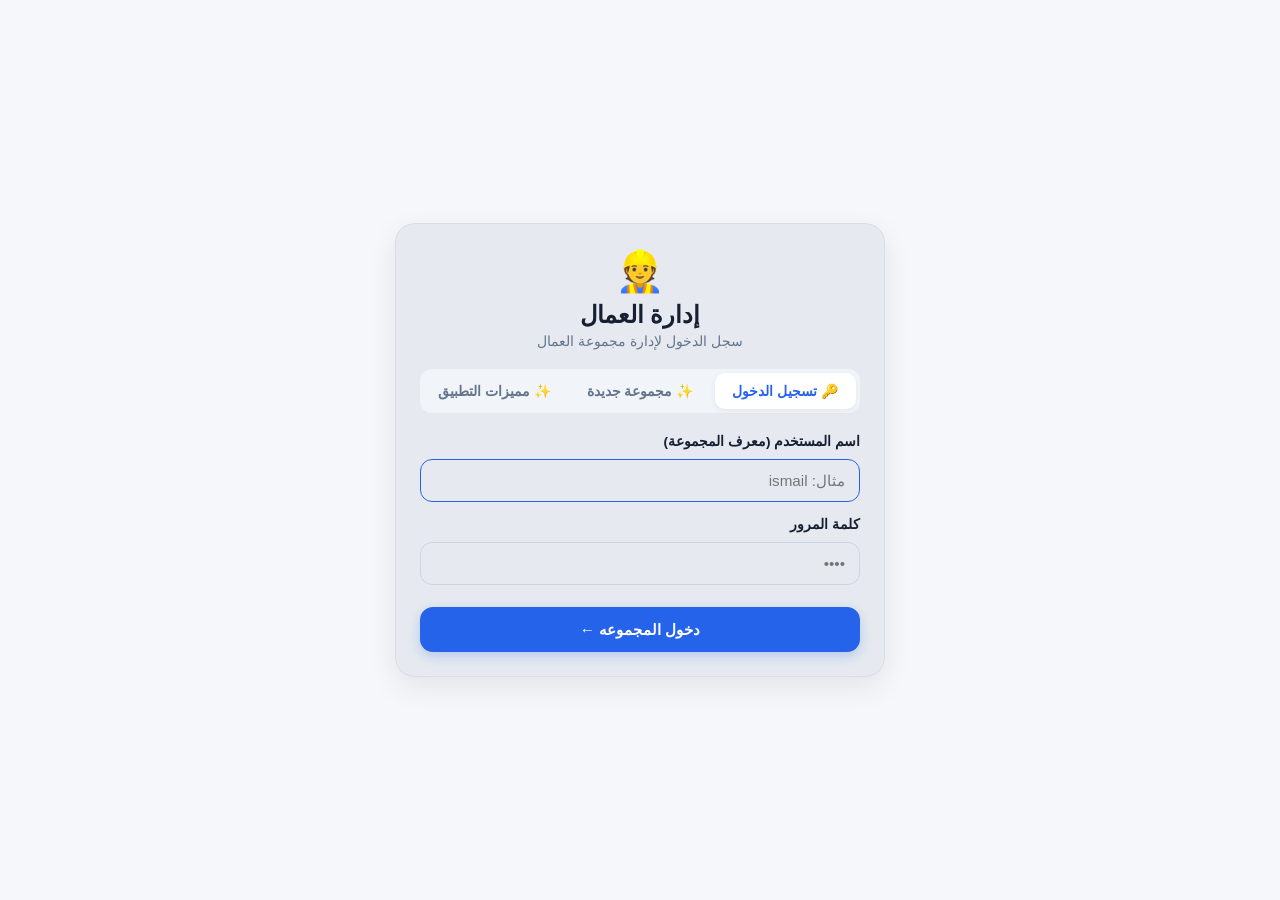
<file: index.html>
<!doctype html>
<html lang="ar" dir="rtl">

<head>
    <meta charset="utf-8" />
    <meta name="viewport" content="width=device-width,initial-scale=1,viewport-fit=cover" />
    <meta name="theme-color" content="#2563eb" />
    <link rel="icon" type="image/x-icon" href="./favicon.ico" />
    <link rel="manifest" href="./manifest.json" />
    <link rel="stylesheet" href="./css/app.css?v=2.0" />
    <link rel="stylesheet" href="./css/toast.css?v=2.0" />
    <title>إدارة العمال - الرئيسية</title>
</head>

<body>
    <div class="layout-page" id="layout-page"></div>
    <div id="app">
        <div id="header"></div>
        <main class="main">
            <section class="welcome">
                <div>
                    <small>اليوم</small>
                    <h1 id="welcomeMessageInner">صباح الخير يا معلم 👋</h1>
                    <p id="adminDescriptionInner">خلّي حسابات الشغل ماشية <b>من غير ورق</b> أو <b>أنترنت</b>.</p>
                </div>
                <time id="today"></time>
            </section>
            <div class="stats">
                <div><span>👥</span><b id="workersCount">0</b><small>عامل</small></div>
                <div><span>✓</span><b id="presentCount">0</b><small>حاضر اليوم</small></div>
                <div><span>×</span><b id="absentCount">0</b><small>غائب اليوم</small></div>
                <div><span>💰</span><b id="wagesCount">0</b><small>أجور اليوم</small></div>
            </div>
            <section>
                <div class="sectionHead">
                    <div>
                        <h2>إجراءات سريعة</h2>
                        <small>أهم العمليات في ضغطة</small>
                    </div>
                </div>
                <div class="quick">
                    <button class="" data-page="attendance.html">
                        <div>✓<b>حضور اليوم</b></div>
                        <span>تسجيل الحضور والغياب</span>
                    </button>
                    <button id="quickExpense">
                        <div>💳<b>إضافة مصروف</b></div>
                        <span>سلفة أو مصروف عامل</span>
                    </button>
                    <button id="quickOvertime">
                        <div>⚡<b>إضافة إضافي</b></div>
                        <span>اختياري أو إجباري</span>
                    </button>
                    <button data-page="workers.html">
                        <div>👤+<b>إضافة عامل</b></div>
                        <span>إدارة العمال</span>
                    </button>
                </div>
            </section>
            <section>
                <div class="sectionHead">
                    <div>
                        <h2>ملخص اليوم</h2>
                        <small>نظرة سريعة على الحسابات</small>
                    </div>
                    <button class="link" data-page="reports.html">التفاصيل ←</button>
                </div>
                <div class="summary">
                    <p><span>إجمالي اليومية</span><b id="dailyTotal">0 ج</b></p>
                    <p><span>المصاريف / السلف</span><b id="expenseTotal">0 ج</b></p>
                    <p><span>الإضافي</span><b id="overtimeTotal">0 ج</b></p>
                    <p class="total"><span>الصافي</span><b id="netTotal">0 ج</b></p>
                </div>
            </section>
            <footer id="footer"></footer>
        </main>
        <nav class="nav">
            <button class="active" data-page="index.html">⌂<small>الرئيسية</small></button>
            <button data-page="workers.html">👥<small>العمال</small></button>
            <button data-page="attendance.html">✓<small>الحضور</small></button>
            <button data-page="reports.html">▥<small>التقارير</small></button>
            <button data-page="settings.html">⚙<small>الإعدادات</small></button>
        </nav>
    </div>
    <div id="toast"></div>
    <div class="overlay" id="transactionModal">
        <div class="sheet">
            <div class="handle"></div>
            <div class="sheetHead">
                <h2 id="txTitle">إضافة مصروف</h2>
                <button class="close">×</button>
            </div>
            <form id="transactionForm" class="formGrid">
                <label>العامل<select id="txWorkerId"></select></label><label>المبلغ<input id="txAmount" required min="1" type="number" inputmode="decimal" /></label><label>السبب<textarea id="txReason"
                        maxlength="120"></textarea></label><input type="hidden" id="txType" />
                <div class="actions">
                    <button class="primary">حفظ</button>
                </div>
            </form>
        </div>
    </div>
    <script src="./js/auth.js?v=2.0"></script>
    <script src="./js/version.js?v=2.0"></script>
    <script src="./js/common.js?v=2.0"></script>
    <script src="./js/dashboard.js?v=2.0"></script>
    <script>
        function fillWorkers() {
            const s = document.getElementById("txWorkerId");
            s.innerHTML = S.workers
                .map((w) => `<option value="${w.id}">${w.name}</option>`)
                .join("");
        }
        function quick(type) {
            fillWorkers();
            document.getElementById("txType").value = type;
            document.getElementById("txTitle").textContent =
                type === "expense" ? "إضافة مصروف" : "إضافة إضافي";
            openModal("transactionModal");
        }
        document.getElementById("quickExpense").onclick = () => quick("expense");
        document.getElementById("quickOvertime").onclick = () =>
            quick("overtime");
        bindModal("transactionModal");
        document.getElementById("transactionForm").onsubmit = (e) => {
            e.preventDefault();
            const workerId = document.getElementById("txWorkerId").value;
            const w = S.workers.find(
                (x) => String(x.id) === String(workerId),
            ),
                amount = Number(document.getElementById("txAmount").value),
                type = document.getElementById("txType").value;
            if (!w || amount <= 0) return toast("أدخل مبلغًا صحيحًا", true, ERROR_NOTIFICATION_COLOR);

            const date = today();
            const note = $("#txNote")?.value.trim() || "";

            const transaction = addTransaction(
                workerId,
                type,
                amount,
                note,
                date,
            );

            if (!transaction) {
                return toast("تعذر تسجيل العملية", true, "#ff8e8e");
            }

            save();
            closeModal("transactionModal");
            e.target.reset();
            location.reload();
            toast("تم الحفظ", null, UPDATE_NOTIFICATION_COLOR);
        };
    </script>
</body>

</html>
</file>
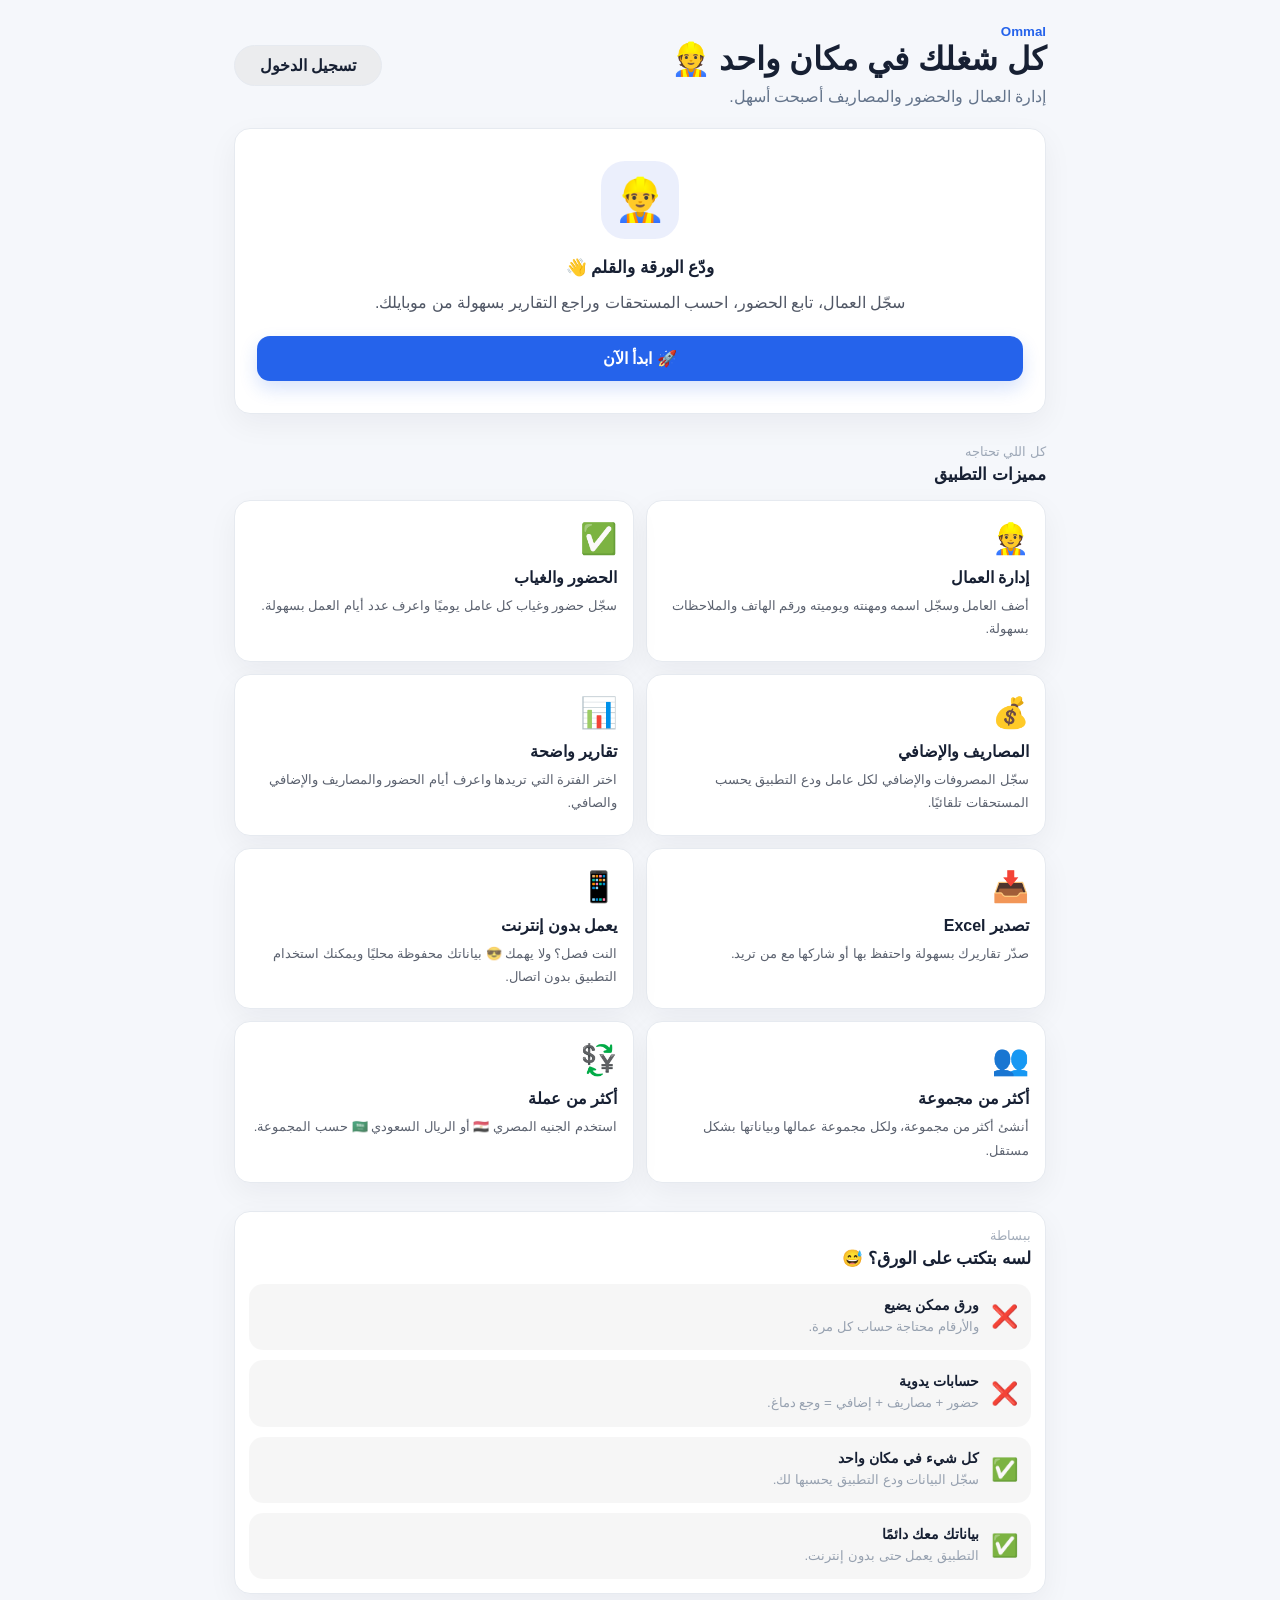
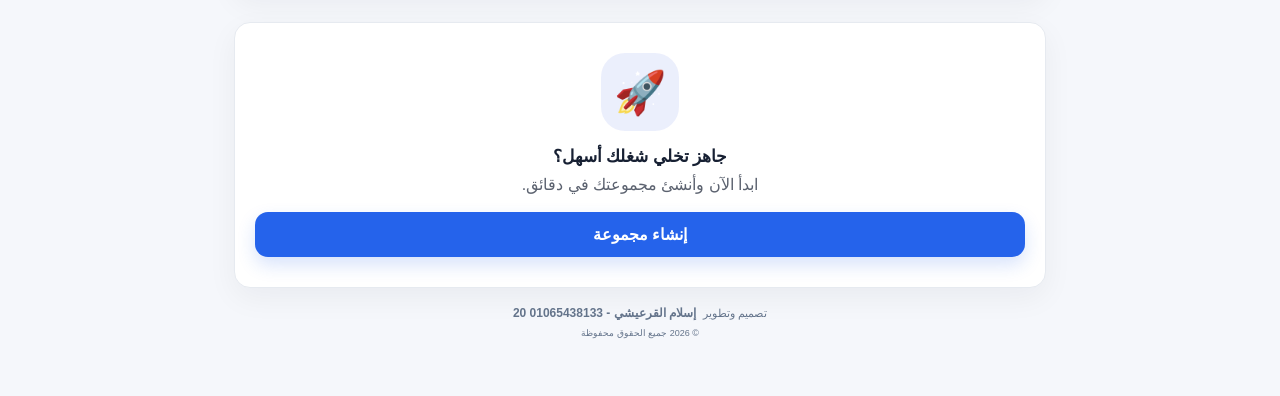
<file: about.html>
<!DOCTYPE html>
<html lang="ar" dir="rtl">

<head>
    <meta charset="UTF-8">
    <meta name="viewport" content="width=device-width, initial-scale=1.0">

    <title>مميزات Ommal</title>

    <link rel="stylesheet" href="./css/app.css">
    <link rel="stylesheet" href="./css/about.css">
</head>

<body>
    <main class="main features-page">
        <!-- Header -->
        <section class="heading">
            <div>
                <small>Ommal</small>
                <h1>كل شغلك في مكان واحد 👷</h1>
                <p>
                    إدارة العمال والحضور والمصاريف أصبحت أسهل.
                </p>
            </div>

            <a href="./login.html" class="mini-action special" style="text-decoration:none;">
                تسجيل الدخول
            </a>
        </section>

        <!-- Hero -->
        <section class="card feature-hero">
            <div class="feature-icon">👷‍♂️</div>
            <h2>ودّع الورقة والقلم 👋</h2>

            <p>
                سجّل العمال، تابع الحضور، احسب المستحقات
                وراجع التقارير بسهولة من موبايلك.
            </p>

            <a href="./login.html" class="primary wide startNow">
                🚀 ابدأ الآن
            </a>
        </section>

        <!-- Features -->
        <section class="feature-section">
            <div class="section-title">
                <small>كل اللي تحتاجه</small>
                <h2>مميزات التطبيق</h2>
            </div>

            <div class="feature-grid">
                <!-- Workers -->
                <article class="card feature-card">
                    <div class="feature-card-icon">👷</div>
                    <h3>إدارة العمال</h3>
                    <p>أضف العامل وسجّل اسمه ومهنته ويوميته ورقم الهاتف والملاحظات بسهولة.</p>
                </article>

                <!-- Attendance -->
                <article class="card feature-card">
                    <div class="feature-card-icon">✅</div>
                    <h3>الحضور والغياب</h3>
                    <p> سجّل حضور وغياب كل عامل يوميًا واعرف عدد أيام العمل بسهولة.</p>
                </article>

                <!-- Transactions -->
                <article class="card feature-card">
                    <div class="feature-card-icon">💰</div>
                    <h3>المصاريف والإضافي</h3>
                    <p>سجّل المصروفات والإضافي لكل عامل ودع التطبيق يحسب المستحقات تلقائيًا.</p>
                </article>


                <!-- Reports -->
                <article class="card feature-card">
                    <div class="feature-card-icon">📊</div>
                    <h3>تقارير واضحة</h3>
                    <p>اختر الفترة التي تريدها واعرف أيام الحضور والمصاريف والإضافي والصافي.</p>
                </article>


                <!-- Excel -->
                <article class="card feature-card">
                    <div class="feature-card-icon">📥</div>
                    <h3>تصدير Excel</h3>
                    <p>صدّر تقاريرك بسهولة واحتفظ بها أو شاركها مع من تريد.</p>
                </article>

                <!-- Offline -->
                <article class="card feature-card">
                    <div class="feature-card-icon">📱</div>
                    <h3>يعمل بدون إنترنت</h3>
                    <p>النت فصل؟ ولا يهمك 😎 بياناتك محفوظة محليًا ويمكنك استخدام التطبيق بدون اتصال.</p>
                </article>

                <!-- Groups -->
                <article class="card feature-card">
                    <div class="feature-card-icon">👥</div>
                    <h3>أكثر من مجموعة</h3>
                    <p>أنشئ أكثر من مجموعة، ولكل مجموعة عمالها وبياناتها بشكل مستقل.</p>
                </article>

                <!-- Currency -->
                <article class="card feature-card">
                    <div class="feature-card-icon">💱</div>
                    <h3>أكثر من عملة</h3>
                    <p>استخدم الجنيه المصري 🇪🇬 أو الريال السعودي 🇸🇦 حسب المجموعة.</p>
                </article>
            </div>
        </section>


        <!-- Paper vs App -->
        <section class="card comparison">
            <div class="section-title">
                <small>ببساطة</small>
                <h2>لسه بتكتب على الورق؟ 😅</h2>
            </div>

            <div class="comparison-list">
                <div class="comparison-item old">
                    <span>❌</span>
                    <div>
                        <b>ورق ممكن يضيع</b>
                        <small>والأرقام محتاجة حساب كل مرة.</small>
                    </div>
                </div>

                <div class="comparison-item old">
                    <span>❌</span>
                    <div>
                        <b>حسابات يدوية</b>
                        <small>حضور + مصاريف + إضافي = وجع دماغ.</small>
                    </div>
                </div>

                <div class="comparison-item new">
                    <span>✅</span>
                    <div>
                        <b>كل شيء في مكان واحد</b>
                        <small>سجّل البيانات ودع التطبيق يحسبها لك.</small>
                    </div>
                </div>

                <div class="comparison-item new">
                    <span>✅</span>
                    <div>
                        <b>بياناتك معك دائمًا</b>
                        <small>التطبيق يعمل حتى بدون إنترنت.</small>
                    </div>
                </div>
            </div>
        </section>

        <!-- Final CTA -->
        <section class="card feature-cta">
            <div class="feature-icon">🚀</div>
            <h2>جاهز تخلي شغلك أسهل؟</h2>
            <p>ابدأ الآن وأنشئ مجموعتك في دقائق.</p>
            <a href="./login.html" class="primary wide startNow">إنشاء مجموعة</a>
        </section>
        <footer id="footer"></footer>
    </main>

    <script src="./js/common.js"></script>

    <script>
        const savedTheme = localStorage.getItem(APP_KEY + "-theme");
        if (savedTheme === "dark") {
            document.body.classList.add("dark");
        }
    </script>
</body>

</html>
</file>
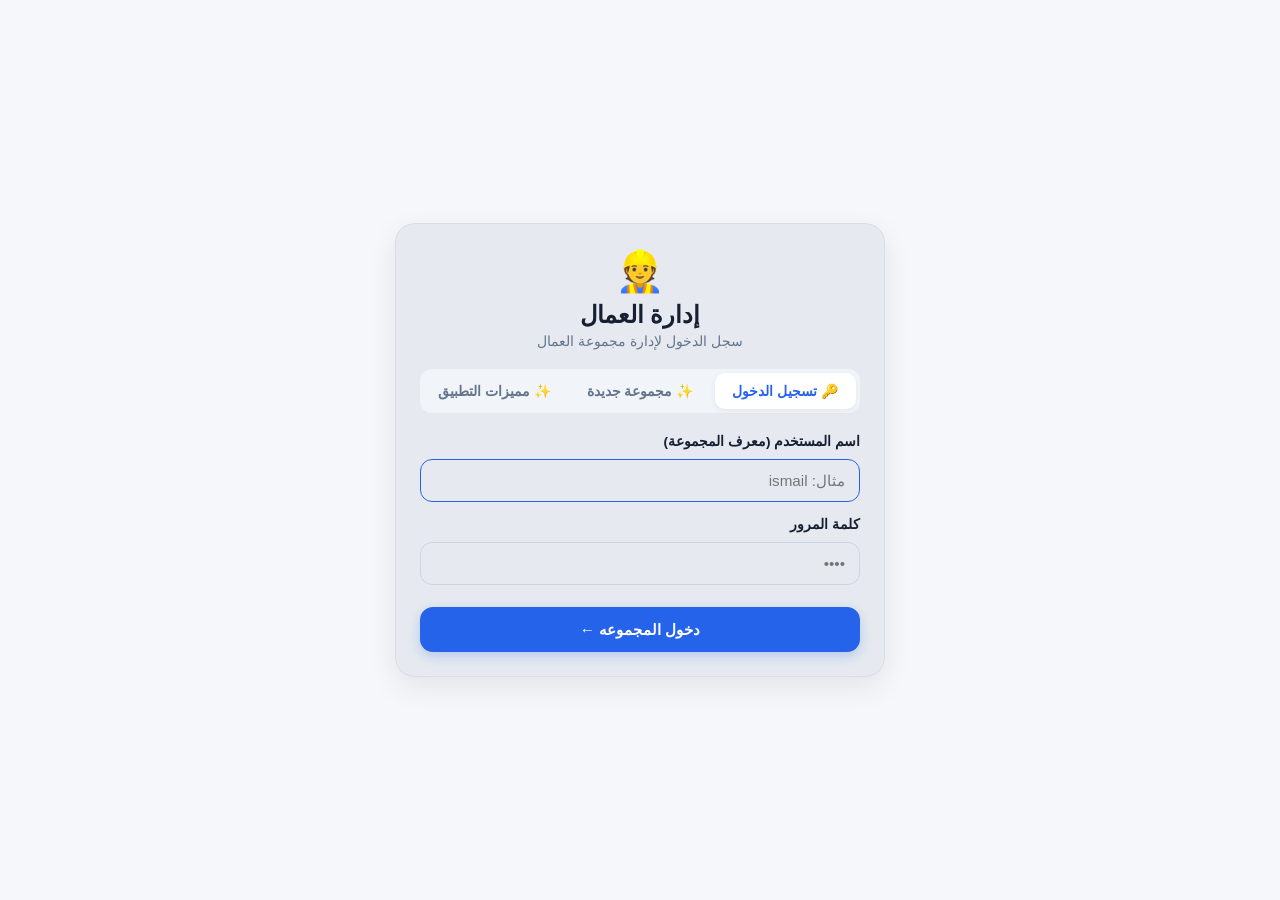
<file: attendance.html>
<!doctype html>
<html lang="ar" dir="rtl">

<head>
    <meta charset="utf-8">
    <meta name="viewport" content="width=device-width,initial-scale=1,viewport-fit=cover">
    <meta name="theme-color" content="#2563eb">
    <link rel="manifest" href="./manifest.json">
    <link rel="stylesheet" href="./css/app.css?v=2.0">
    <title>حضور اليوم</title>
</head>

<body>
    <div class="layout-page" id="layout-page"></div>
    <div id="app">
        <div id="header"></div>
        <main class="main">
            <section class="heading">
                <div><small>الحضور</small>
                    <h1>حضور اليوم</h1>
                    <p>غير محدد في البداية، ثم حاضر / غائب.</p>
                </div>
            </section>
            <label class="date">التاريخ<input id="attendanceDate" type="date"></label>
            <div id="attendanceList" class="list"></div>
            <footer id="footer"></footer>
        </main>
        <nav class="nav">
            <button data-page="index.html">⌂<small>الرئيسية</small></button>
            <button data-page="workers.html">👥<small>العمال</small></button>
            <button class="active" data-page="attendance.html">✓<small>الحضور</small></button>
            <button data-page="reports.html">▥<small>التقارير</small></button>
            <button data-page="settings.html">⚙<small>الإعدادات</small></button>
        </nav>
    </div>
    <div id="toast"></div>
    <input type="hidden" id="txWorkerId">
    <input type="hidden" id="txType">
    <div class="overlay" id="transactionModal">
        <div class="sheet">
            <div class="handle"></div>
            <div class="sheetHead">
                <h2 id="txTitle">إضافة مصروف</h2><button class="close">×</button>
            </div>
            <form id="transactionForm" class="formGrid">
                <label>المبلغ<input id="txAmount" required min="1" type="number" inputmode="decimal"></label>
                <!-- <label>السبب<input id="txReason" type="text" maxlength="120" placeholder="مثال: مواصلات، سلفة، شغل إضافي..." /></label> -->
                <label>السبب<textarea id="txReason" maxlength="120" placeholder="مثال: مواصلات، سلفة، شغل إضافي..."></textarea></label>
                <div class="actions"><button class="primary">حفظ</button></div>
            </form>
        </div>
    </div>
    <script src="./js/auth.js?v=2.0"></script>
    <script src="./js/version.js?v=2.0"></script>
    <script src="./js/common.js?v=2.0"></script>
    <script src="./js/attendance.js?v=2.0"></script>
</body>

</html>
</file>
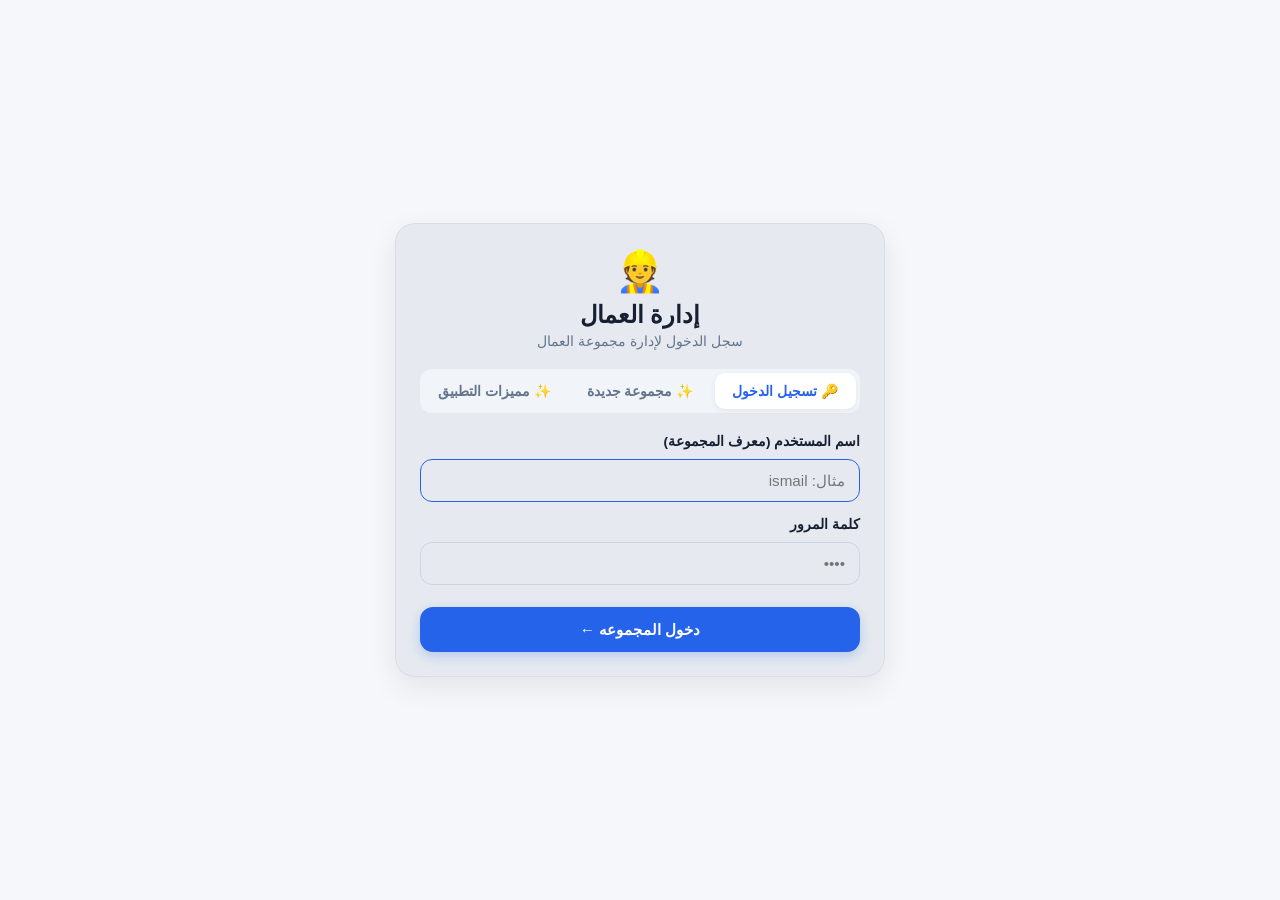
<file: login.html>
<!doctype html>
<html lang="ar" dir="rtl">

<head>
    <meta charset="utf-8" />
    <meta name="viewport" content="width=device-width,initial-scale=1,viewport-fit=cover" />
    <meta name="theme-color" content="#2563eb" />
    <link rel="manifest" href="./manifest.json" />
    <link rel="stylesheet" href="./css/app.css?v=2.0" />
    <link rel="stylesheet" href="./css/login.css?v=2.0" />
    <title>إدارة العمال - تسجيل الدخول</title>
</head>

<body>
    <section id="loginView" class="view">
        <div class="card login-card">
            <div class="brand-header">
                <div class="app-icon">👷</div>
                <h1>إدارة العمال</h1>
                <p class="muted" id="authSubtitle">سجل الدخول لإدارة مجموعة العمال</p>
            </div>

            <!-- Auth Tabs -->
            <div class="auth-tabs">
                <button type="button" class="auth-tab active" id="tabLogin">
                    🔑 تسجيل الدخول
                </button>
                <button type="button" class="auth-tab" id="tabRegister">
                    ✨ مجموعة جديدة
                </button>
                <button type="button" class="auth-tab" id="tabFeatures">
                    ✨ مميزات التطبيق
                </button>
            </div>

            <!-- Form 1: Login -->
            <form id="loginFormContainer" class="form-section">
                <label>
                    <span>اسم المستخدم (معرف المجموعة)</span>
                    <input id="username" placeholder="مثال: ismail" autocomplete="username" autofocus />
                </label>
                <label>
                    <span>كلمة المرور</span>
                    <input id="password" type="password" placeholder="••••" inputmode="numeric" autocomplete="current-password" />
                </label>
                <button id="loginBtn" class="primary wide">دخول المجموعه ←</button>
            </form>

            <!-- Form 2: Create New Group -->
            <form id="registerFormContainer" class="form-section" style="display: none;">
                <label>
                    <span>اسم المجموعة</span>
                    <input id="regGroupName" placeholder="مثال: مجموعة ورشة النصر" autocomplete="off" />
                </label>
                <label>
                    <span>معرف المجموعة (اسم المستخدم لتسجيل الدخول)</span>
                    <input id="regGroupId" placeholder="مثال: el-nasr" autocomplete="off" />
                    <small class="field-hint">يُستخدم لتسجيل الدخول إلى المجموعة</small>
                </label>
                <label>
                    <span>كلمة المرور للمجموعة</span>
                    <input id="regPassword" type="password" placeholder="4 أرقام أو أكثر" inputmode="numeric" autocomplete="new-password" />
                </label>
                <label>
                    <span>وصف المجموعة (اختياري)</span>
                    <input id="regDescription" placeholder="مثال: عمال المعمار والتشطيبات" autocomplete="off" />
                </label>
                <select name="currency" id="regCurrency">
                    <option value="EGP" selected>جنية مصري</option>
                    <option value="SAR">ريال سعودي</option>
                </select>
                <button id="registerBtn" class="primary wide">إنشاء المجموعة والدخول ✨</button>
            </form>
        </div>
    </section>
    <div id="toast"></div>
    <script src="./js/version.js?v=2.0"></script>
    <script src="./js/common.js?v=2.0"></script>
    <script src="./js/auth.js?v=2.0"></script>
</body>

</html>
</file>
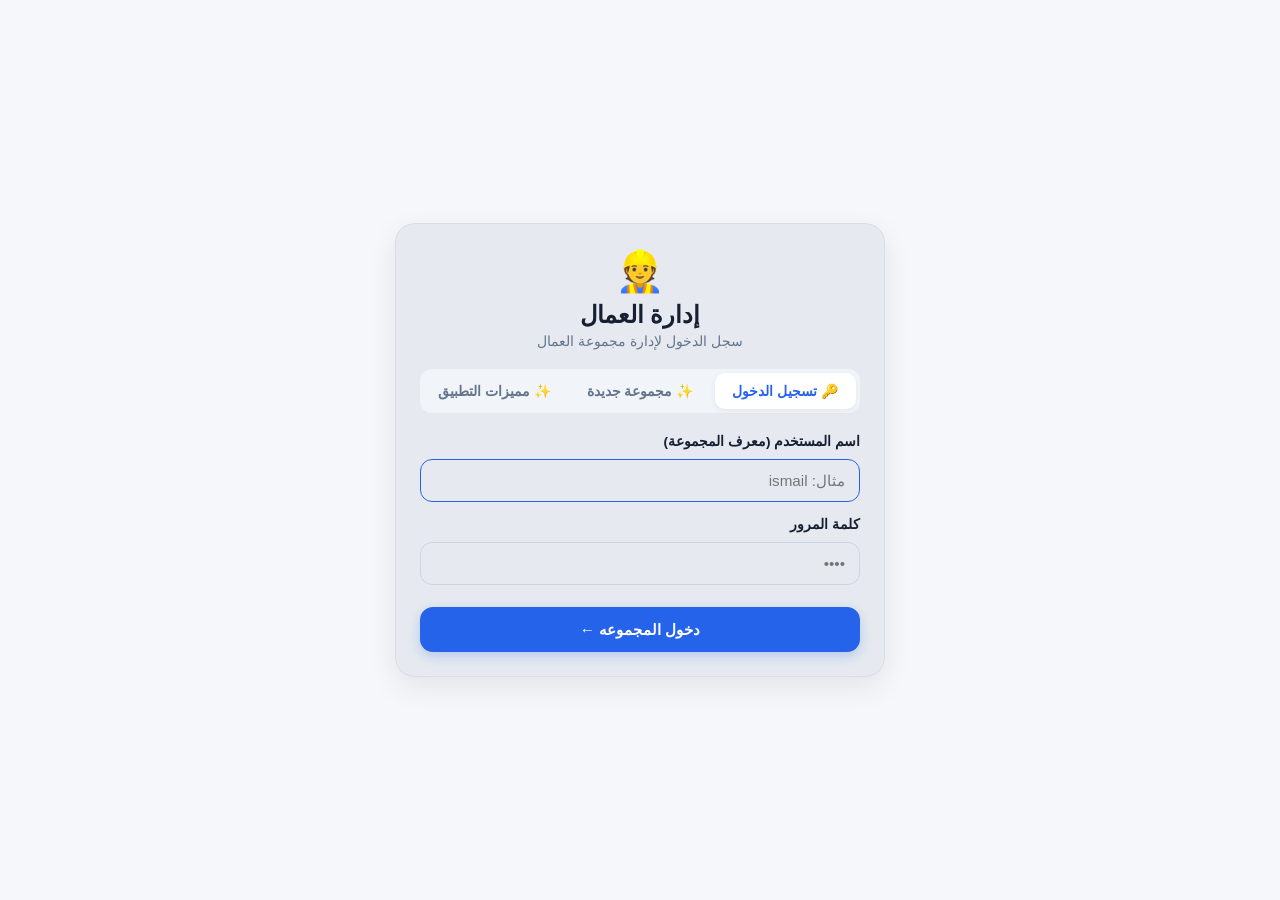
<file: settings.html>
<!doctype html>
<html lang="ar" dir="rtl">

<head>
    <meta charset="utf-8" />
    <meta name="viewport" content="width=device-width,initial-scale=1,viewport-fit=cover" />
    <meta name="theme-color" content="#2563eb" />
    <link rel="manifest" href="./manifest.json" />
    <link rel="stylesheet" href="./css/app.css?v=2.0" />
    <link rel="stylesheet" href="./css/toast.css?v=2.0" />
    <title>الإعدادات</title>
</head>

<body>
    <div class="layout-page" id="layout-page"></div>
    <div id="app">
        <div id="header"></div>
        <main class="main">
            <section class="heading">
                <div>
                    <small>التطبيق</small>
                    <h1>الإعدادات</h1>
                    <p>تحكم في تجربة الاستخدام.</p>
                </div>
            </section>
            <div class="list">
                <button class="setting" id="theme">
                    <span>🌙</span>
                    <div><b id="textMode">الوضع الليلي</b><small>تغيير مظهر التطبيق</small></div>
                    <em id="themeText">مغلق</em>
                </button>
                <div class="setting">
                    <span>☁️</span>
                    <div><b>حالة البيانات</b><small>البيانات محفوظة محليًا</small></div>
                    <em>محلي</em>
                </div>
                <button class="setting" id="install" hidden>
                    <span>📱</span>
                    <div>
                        <b>تثبيت التطبيق</b><small>أضف التطبيق للشاشة الرئيسية</small>
                    </div>
                    <em>تثبيت</em>
                </button>
                <button class="setting" id="clearData">
                    <span>🗑️</span>
                    <div>
                        <b>مسح بيانات المجموعة</b>
                        <small>حذف العمال والحضور والمصاريف والتقارير</small>
                    </div>
                    <em>مسح</em>
                </button>
                <button class="setting" id="exportBackup">
                    <span>📥</span>
                    <div><b>تصدير نسخة احتياطية</b><small>تنزيل ملف JSON كامل ببيانات المجموعة</small></div>
                    <em>تنزيل</em>
                </button>
                <button class="setting" id="importBackupBtn">
                    <span>📤</span>
                    <div><b>استعادة نسخة احتياطية</b><small>رفع ملف JSON لاستعادة البيانات</small></div>
                    <em>رفع</em>
                </button>
                <button class="setting" id="currencySetting">
                    <span>💰</span>
                    <div>
                        <b>العملة</b>
                        <small>العملة المستخدمة في الحسابات</small>
                    </div>
                    <em id="currencyText">جنيه مصري</em>
                </button>
                <button class="setting" onclick="location.href='updates.html'">
                    <span>🚀</span>
                    <div>
                        <b>تحديثات التطبيق</b>
                        <small>تعرف على آخر الإضافات والتحسينات</small>
                    </div>
                    <em id="appVersion"></em>
                </button>
                <input type="file" id="importFileInput" accept=".json" style="display:none;" />
            </div>
            <section style="margin-block: 40px;">
                <div class="sheetHead">
                    <h2 id="adminTitle">تعديل بيانات المدير</h2>
                </div>
                <form id="adminForm" class="formGrid">
                    <label>
                        اسم المستخدم
                        <!-- <input id="username" maxlength="80" required autocomplete="username" /> -->
                        <input id="username" maxlength="80" disabled class="disable" />
                    </label>
                    <label>
                        كلمة المرور
                        <input id="password" minlength="3" maxlength="100" />
                    </label>
                    <div class="actions">
                        <button class="primary">حفظ</button>
                    </div>
                </form>
            </section>
            <footer id="footer"></footer>
        </main>
        <nav class="nav">
            <button data-page="index.html">⌂<small>الرئيسية</small></button>
            <button data-page="workers.html">👥<small>العمال</small></button>
            <button data-page="attendance.html">✓<small>الحضور</small></button>
            <button data-page="reports.html">▥<small>التقارير</small></button>
            <button class="active" data-page="settings.html">⚙<small>الإعدادات</small></button>
        </nav>
    </div>
    <div class="overlay" id="clearDataModal">
        <div class="sheet confirm-sheet">
            <div class="handle"></div>
            <div class="sheetHead">
                <h2>حذف بيانات المجموعة</h2>
                <button class="close" data-close-clear>×</button>
            </div>

            <div class="confirm-content">
                <div class="danger-icon">🗑️</div>
                <h3>هل تريد حذف بيانات المجموعة؟</h3>
                <p>سيتم حذف جميع بيانات المجموعة الحالية <br /> من هذا الجهاز، بما في ذلك:</p>
                <ul>
                    <li>العمال</li>
                    <li>الحضور والغياب</li>
                    <li>المصاريف</li>
                    <li>الإضافي</li>
                    <li>التقارير والمعاملات</li>
                </ul>

                <div class="backup-box">
                    <strong>💡 نصيحة قبل الحذف</strong>
                    <p>
                        إذا كنت قد تحتاج إلى هذه البيانات مستقبلًا،
                        يُنصح بتنزيل نسخة احتياطية بصيغة JSON.
                        يمكنك استعادتها لاحقًا على هذا الجهاز أو جهاز آخر.
                    </p>
                    <button type="button" class="secondary wide" id="backupBeforeClear" style="color: #038fff;margin-bottom: 10px;">📥 تنزيل نسخة احتياطية</button>
                </div>
                <div class="warning-box" id="backupBeforeClearWarningBox">⚠️ بعد حذف البيانات لن تتمكن من استعادتها إلا إذا كان لديك نسخة احتياطية.</div>
            </div>
            <div class="actions confirm-actions">
                <button type="button" class="secondary" id="cancelDataModal" data-close-clear>إلغاء</button>
                <button type="button" class="danger" id="clearDataConfirm">🗑️ حذف البيانات نهائيًا</button>
            </div>
        </div>
    </div>

    <div class="overlay" id="clearDataModal2">
        <div class="sheet confirm-sheet">
            <div class="handle"></div>

            <div class="sheetHead">
                <h2>مسح البيانات</h2>
                <button class="close" data-close-clear>×</button>
            </div>

            <div class="confirm-content">
                <div class="danger-icon">🗑️</div>
                <h3>هل أنت متأكد؟</h3>
                <p>سيتم حذف جميع بيانات المجموعة الحالية، بما في ذلك:</p>
                <ul>
                    <li>العمال</li>
                    <li>الحضور والغياب</li>
                    <li>المصاريف</li>
                    <li>الإضافي</li>
                    <li>التقارير</li>
                </ul>
                <div class="warning-box">⚠️ هذا الإجراء لا يمكن التراجع عنه.</div>
            </div>
            <div class="actions confirm-actions">
                <button type="button" class="secondary" id="cancelDataModal" data-close-clear>إلغاء</button>
                <button type="button" class="danger" id="clearDataConfirm">نعم، امسح البيانات</button>
            </div>
        </div>
    </div>
    <div class="overlay" id="currencyModal">
        <div class="sheet currency">
            <div class="handle"></div>
            <div class="sheetHead">
                <h2>اختيار العملة</h2>
                <button class="close">×</button>
            </div>
            <div class="formGrid currency">
                <label>
                    العملة
                    <select id="currencySelect">
                        <option value="EGP">جنيه مصري</option>
                        <option value="SAR">ريال سعودي</option>
                    </select>
                </label>
                <div class="actions">
                    <button class="primary" id="saveCurrency">
                        حفظ
                    </button>
                </div>
            </div>
        </div>
    </div>
    <div id="toast"></div>
    <script src="./js/version.js?v=2.0"></script>
    <script src="./js/common.js?v=2.0"></script>
    <script src="./js/auth.js?v=2.0"></script>
    <script src="./js/settings.js?v=2.0"></script>
</body>

</html>
</file>
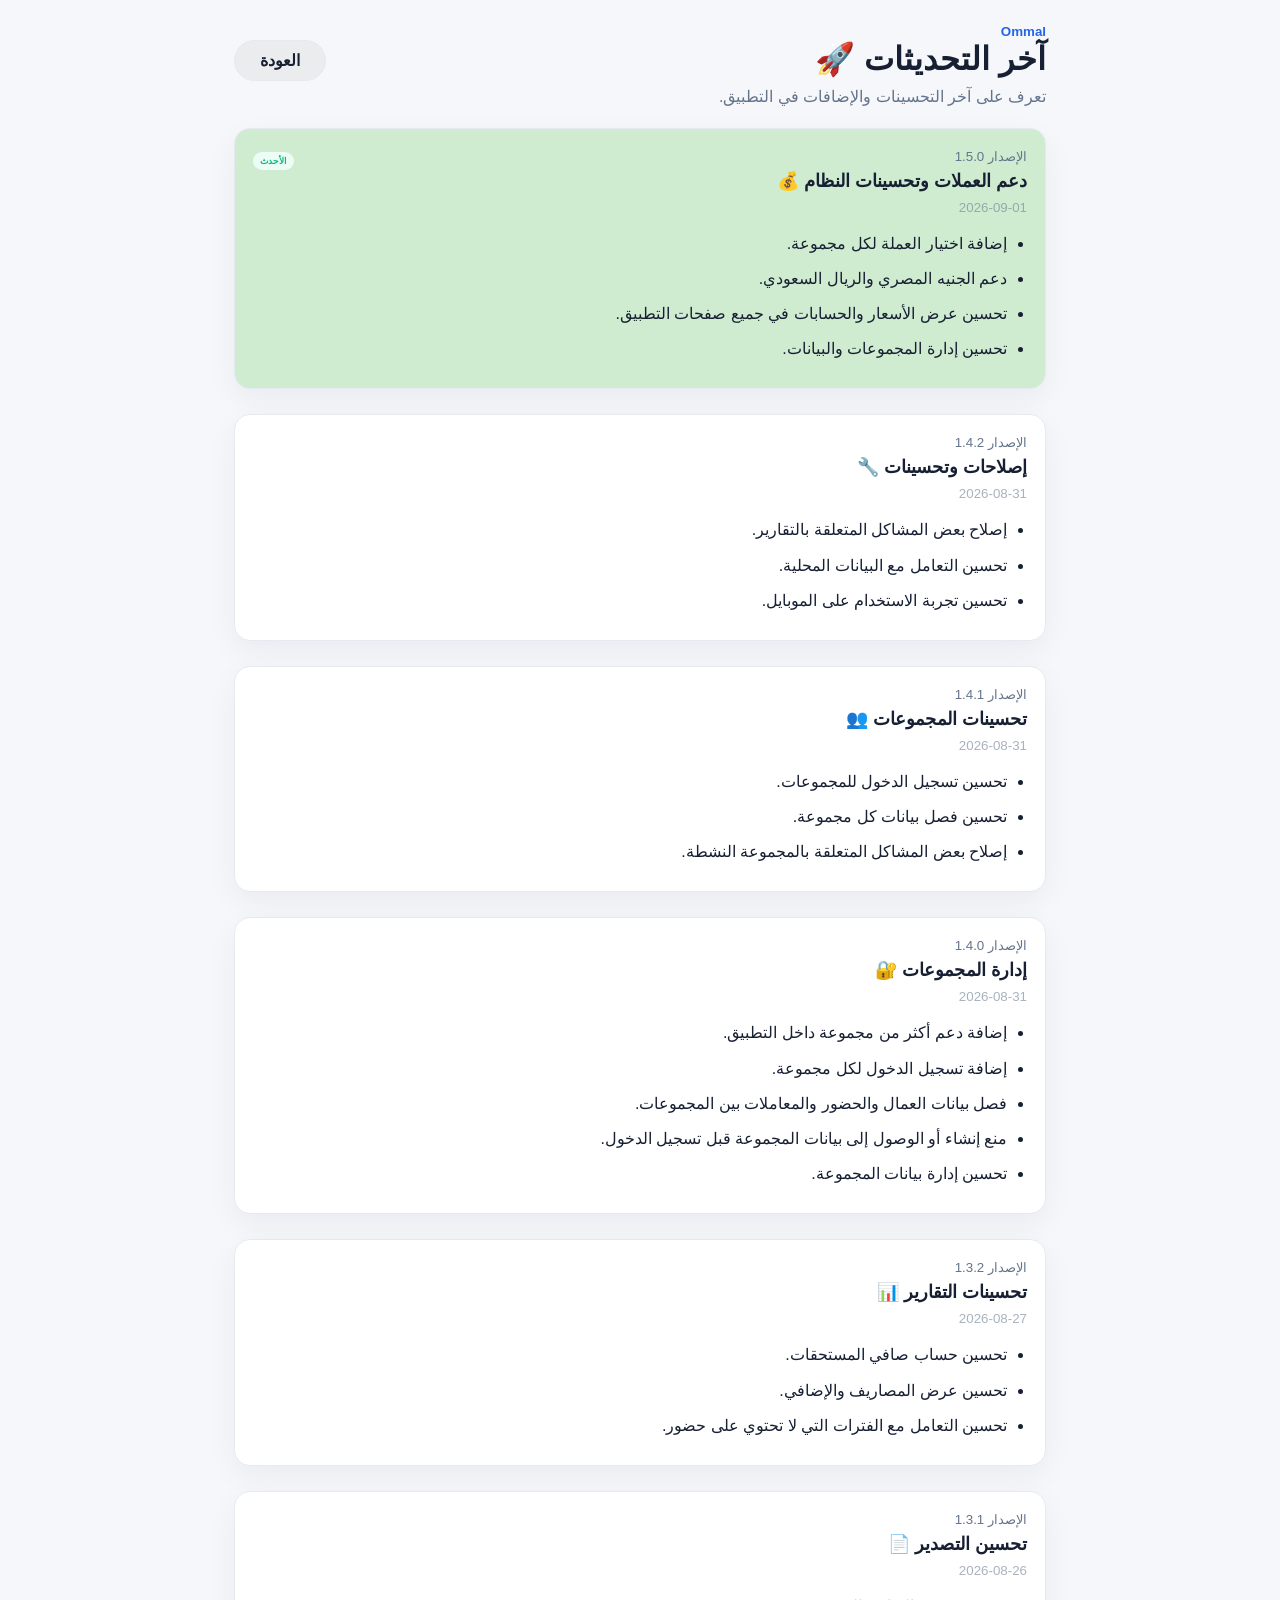
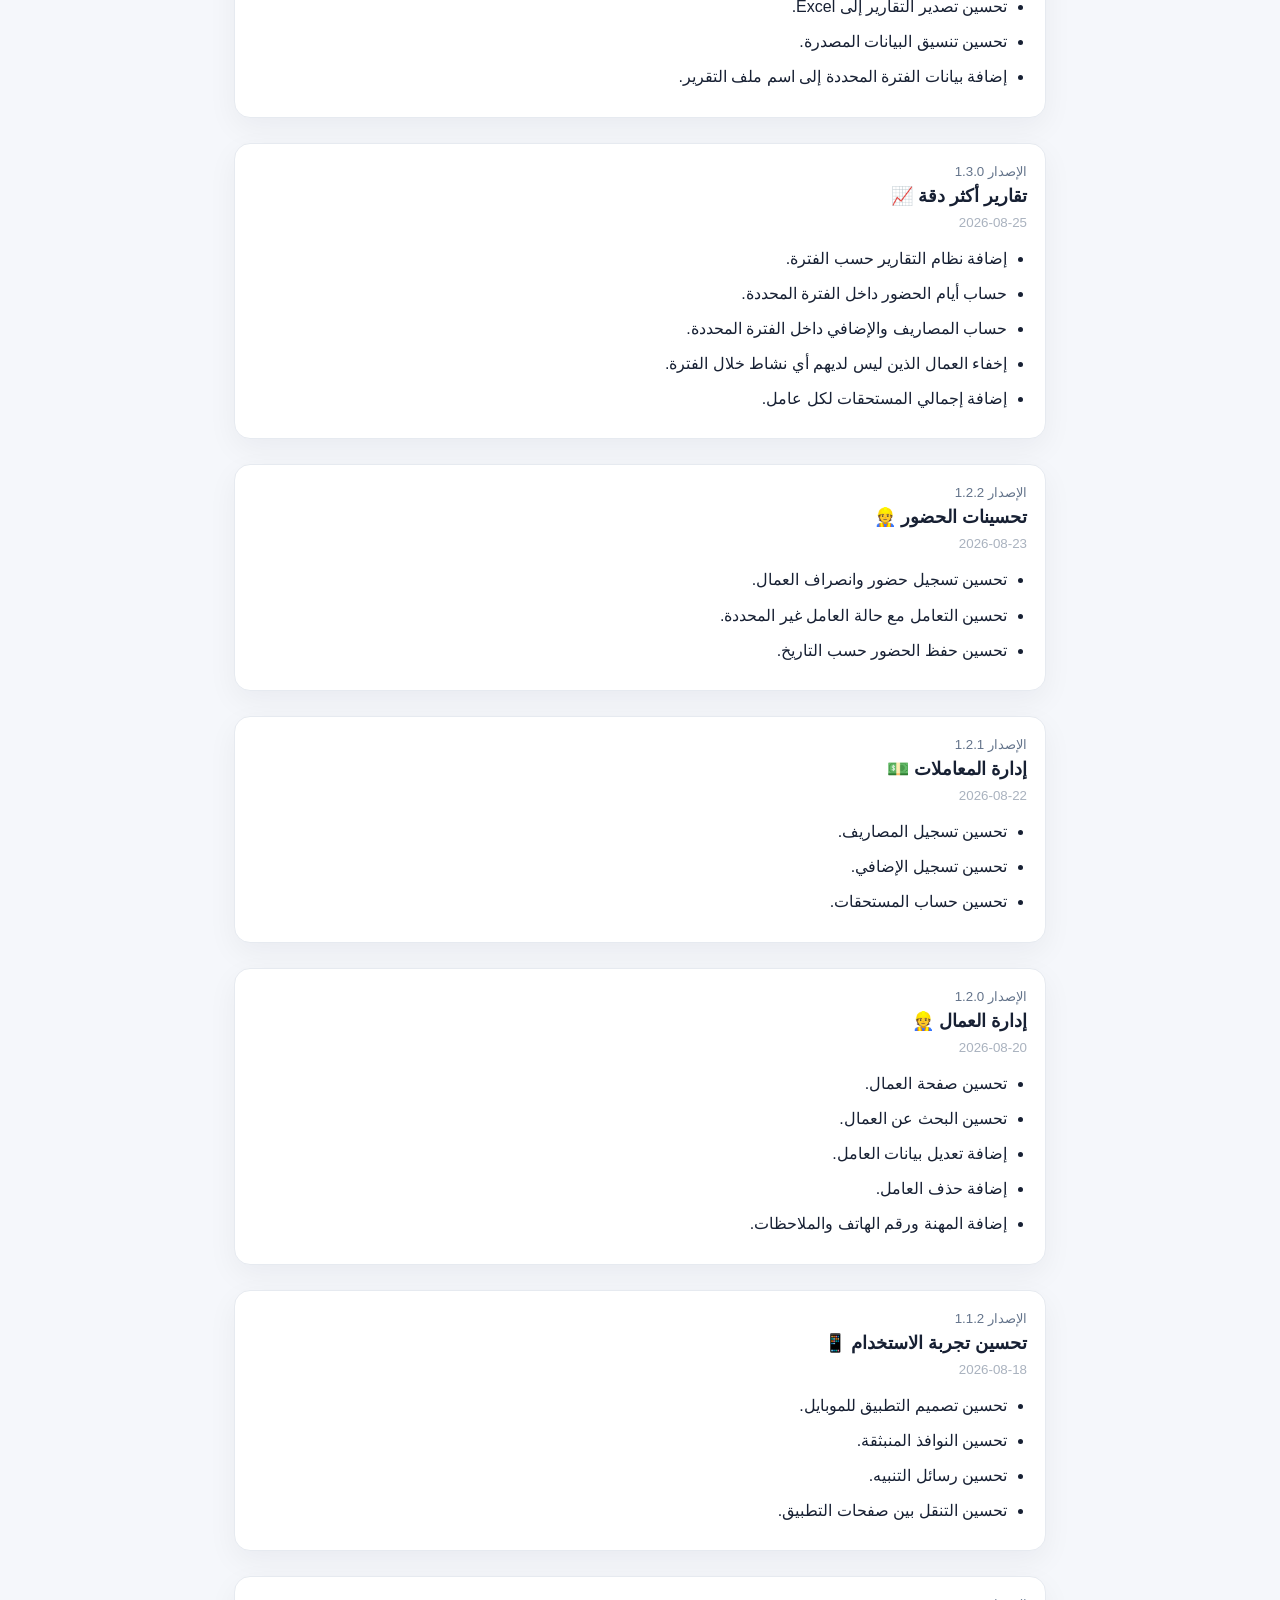
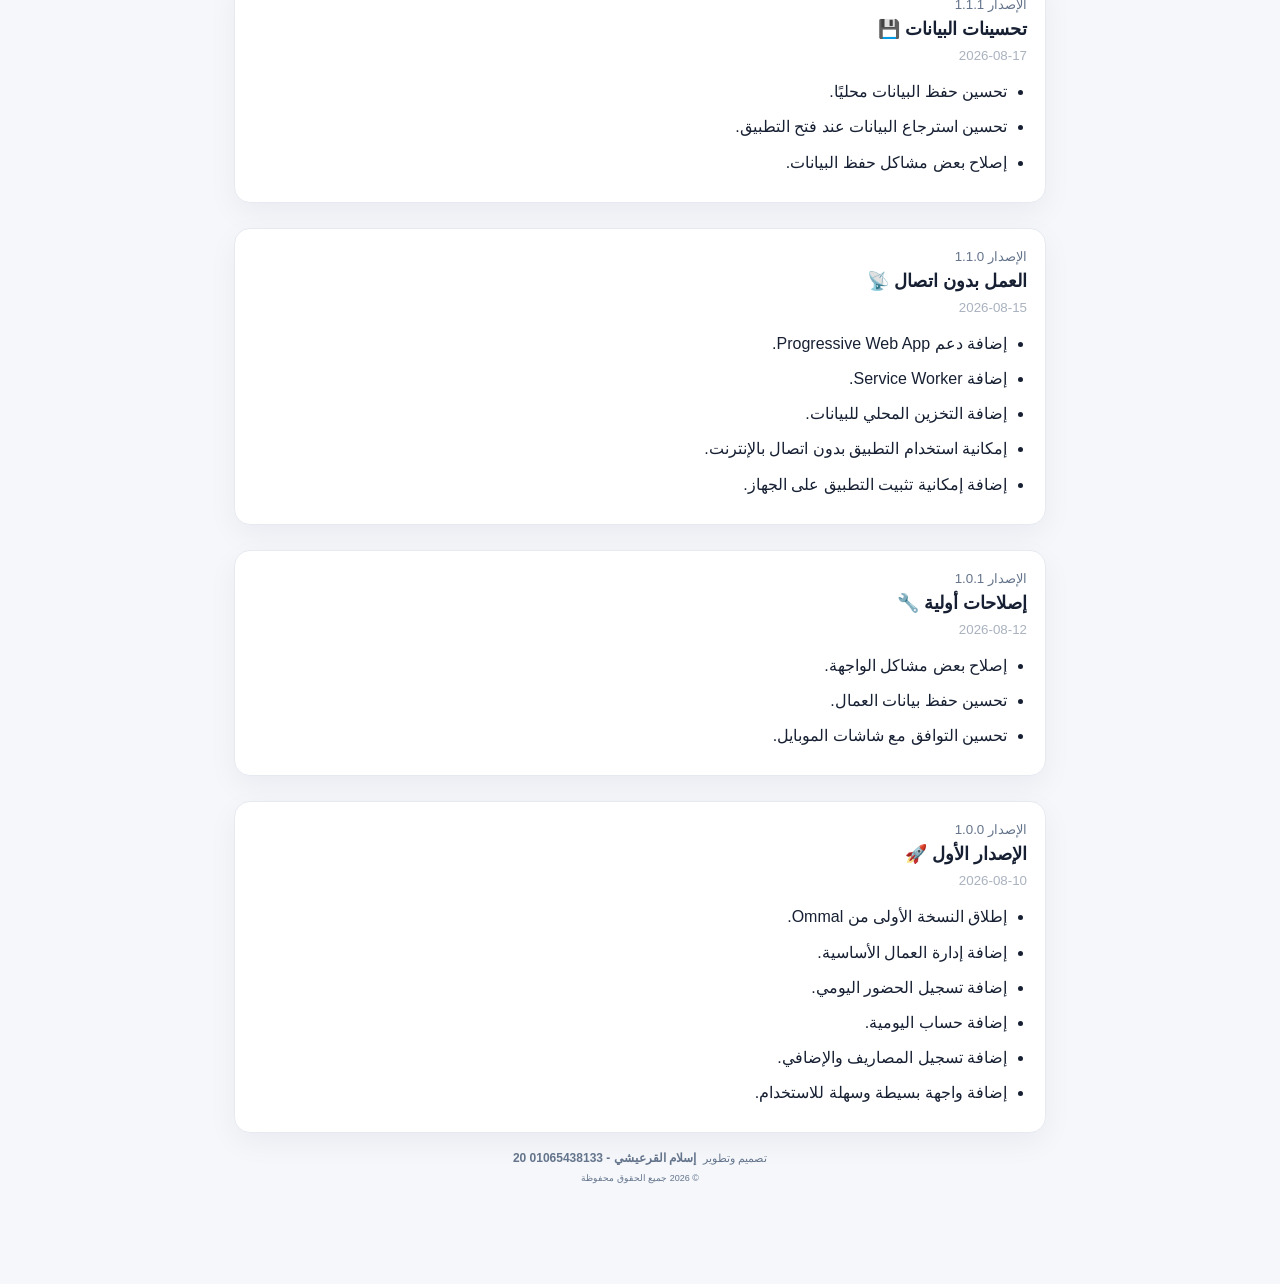
<file: updates.html>
<!DOCTYPE html>
<html lang="ar" dir="rtl">

<head>
    <meta charset="UTF-8">
    <meta name="viewport" content="width=device-width, initial-scale=1.0">
    <title>تحديثات التطبيق</title>
    <link rel="stylesheet" href="./css/app.css">
    <link rel="stylesheet" href="./css/updates.css">
</head>

<body>
    <main class="main">
        <section class="heading">
            <div>
                <small>Ommal</small>
                <h1>آخر التحديثات 🚀</h1>
                <p>تعرف على آخر التحسينات والإضافات في التطبيق.</p>
            </div>
            <button onclick="window.history.back()" class="mini-action special startNow">العودة</button>
        </section>
        <div id="updatesList" class="list"></div>
        <footer id="footer"></footer>
    </main>

    <script src="./js/version.js"></script>
    <script src="./js/common.js"></script>
    <script src="./js/updates.js"></script>
</body>

</html>
</file>
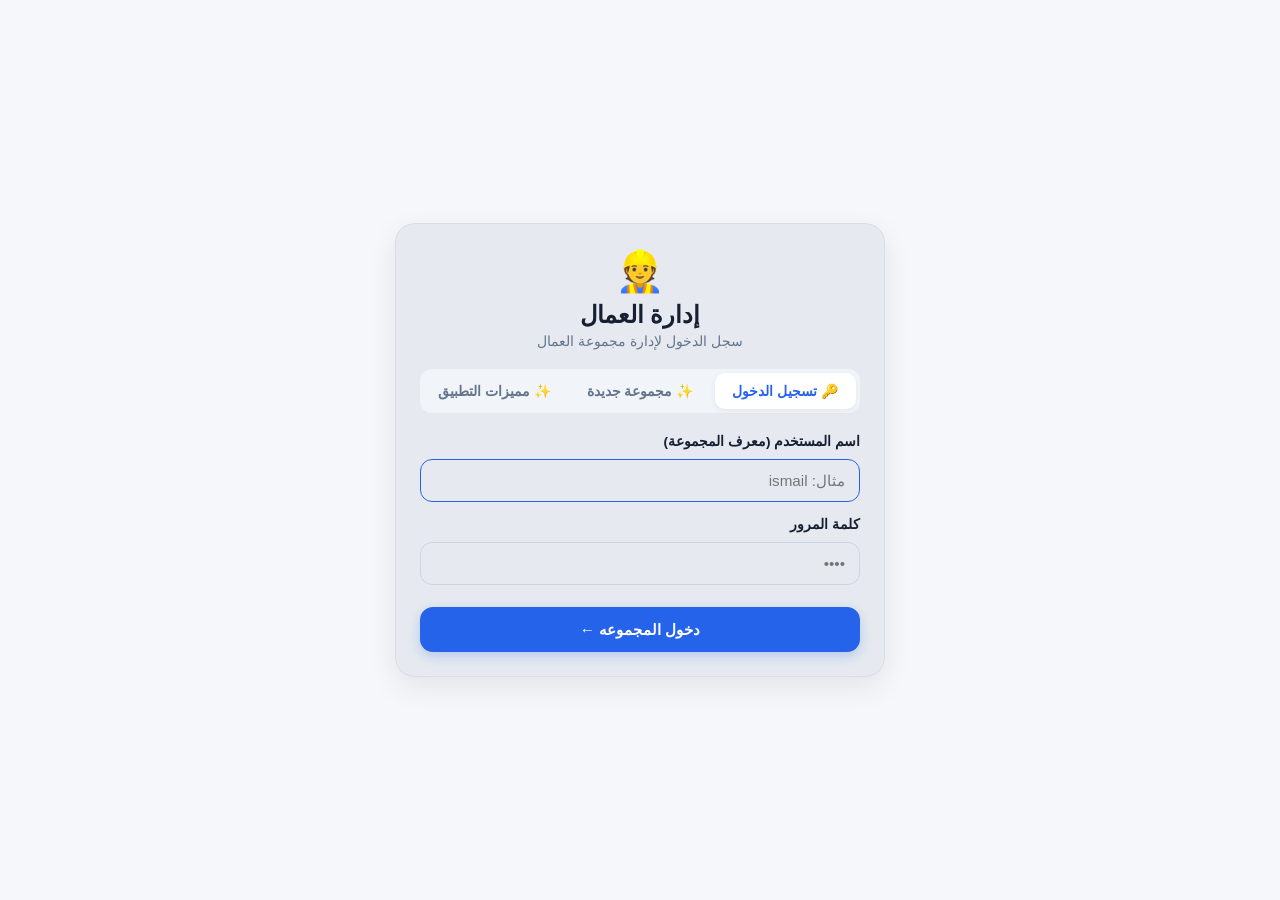
<file: worker.html>
<!doctype html>
<html lang="ar" dir="rtl">

<head>
    <meta charset="UTF-8" />
    <meta name="viewport" content="width=device-width, initial-scale=1.0" />
    <link rel="stylesheet" href="./css/app.css?v=2.0" />
    <link rel="stylesheet" href="./css/worker.css?v=2.0" />
    <title>بيانات العامل</title>
</head>

<body>
    <div id="app">
        <div id="header"></div>
        <main class="worker-page">
            <!-- Worker Hero -->
            <section class="worker-hero card" id="workerProfile">
                <div class="loading">جاري تحميل بيانات العامل...</div>
            </section>

            <!-- Financial Overview -->
            <section class="section">
                <div class="section-title">
                    <h2>الملخص المالي</h2>
                </div>

                <div class="financial-grid">
                    <div class="financial-card rate">
                        <span class="financial-icon">💵</span>
                        <div>
                            <small>اليومية</small>
                            <strong id="workerRate">0 ج</strong>
                        </div>
                    </div>
                    <div class="financial-card expense">
                        <span class="financial-icon">💸</span>
                        <div>
                            <small>المصاريف</small>
                            <strong id="workerExpenses">0 ج</strong>
                        </div>
                    </div>
                    <div class="financial-card overtime">
                        <span class="financial-icon">⏱️</span>
                        <div>
                            <small>الإضافي</small>
                            <strong id="workerOvertime">0 ج</strong>
                        </div>
                    </div>
                    <div class="financial-card due">
                        <span class="financial-icon">💰</span>
                        <div>
                            <small>المستحق</small>
                            <strong id="workerDue">0 ج</strong>
                        </div>
                    </div>
                </div>
            </section>

            <!-- Attendance -->
            <section class="section card">
                <div class="section-title">
                    <h2>📅 الحضور</h2>
                    <span class="muted">إجمالي السجل</span>
                </div>

                <div class="attendance-summary" id="attendanceSummary">
                    جاري التحميل...
                </div>
            </section>

            <!-- Financial Activity -->
            <section class="section card">
                <div class="section-title activity-header">
                    <div>
                        <h2>🧾 الحركة المالية</h2>
                        <span class="muted">المصاريف والإضافي</span>
                    </div>
                    <button class="primary small-btn" id="addWorkerTransactionBtn" type="button">＋ إضافة</button>
                </div>
                <div id="workerLedger" class="ledger-list">
                    <div class="loading">جاري تحميل العمليات...</div>
                </div>
            </section>

            <!-- Notes -->
            <section class="section card">
                <div class="section-title">
                    <h2>📝 ملاحظات</h2>
                </div>
                <p id="workerNotes" class="worker-notes">لا توجد ملاحظات.</p>
            </section>

            <!-- Actions -->
            <section class="section worker-actions-page">
                <button class="btn primary" id="settleAccountBtn">💳 تسوية الحساب</button>
                <button class="btn secondary" id="editWorkerBtn">✎ تعديل بيانات العامل</button>
                <button class="btn secondary" id="backBtn">← العودة للعمال</button>
            </section>
        </main>
    </div>
    <div id="toast"></div>

    <!-- Add Transaction Modal -->
    <!-- Transaction Modal -->
    <div class="overlay transaction-overlay" id="workerTransactionModal" aria-hidden="true">

        <div class="sheet">

            <div class="handle"></div>

            <div class="sheetHead">

                <div>
                    <h2 id="workerTxTitle">
                        تعديل العملية
                    </h2>

                    <small id="workerTxSubtitle" class="muted"></small>
                </div>

                <button class="close" id="closeWorkerTransactionModal" type="button">
                    ×
                </button>

            </div>

            <form id="workerTransactionForm" class="formGrid">

                <input type="hidden" id="workerTxId" />

                <label>
                    نوع العملية

                    <select id="workerTxType">

                        <option value="expense">
                            💸 مصروف / سلفة
                        </option>

                        <option value="overtime">
                            ⏱️ إضافي
                        </option>

                    </select>

                </label>

                <label>
                    المبلغ

                    <input id="workerTxAmount" required min="0.01" step="0.01" type="number" inputmode="decimal" />

                </label>

                <label>
                    البيان

                    <input id="workerTxNote" maxlength="120" placeholder="مثال: مواصلات، سلفة..." />

                </label>

                <div class="actions">

                    <button type="submit" class="primary">
                        حفظ التعديل
                    </button>

                </div>

            </form>

        </div>

    </div>

    <!-- Add Transaction Modal -->
    <div class="overlay transaction-add-overlay" id="workerAddTransactionModal" aria-hidden="true">

        <div class="sheet">

            <div class="handle"></div>

            <div class="sheetHead">

                <div>
                    <h2>إضافة حركة مالية</h2>
                    <small class="muted">
                        تسجيل مصروف أو إضافي للعامل
                    </small>
                </div>

                <button class="close" id="closeWorkerAddTransactionModal" type="button">
                    ×
                </button>

            </div>

            <form id="workerAddTransactionForm" class="formGrid">

                <label>
                    نوع العملية

                    <select id="workerAddTxType">

                        <option value="expense">
                            💸 مصروف / سلفة
                        </option>

                        <option value="overtime">
                            ⏱️ إضافي
                        </option>

                    </select>

                </label>

                <label>
                    المبلغ

                    <input id="workerAddTxAmount" required min="0.01" step="0.01" type="number" inputmode="decimal" />

                </label>

                <label>
                    البيان

                    <input id="workerAddTxNote" maxlength="120" placeholder="مثال: مواصلات، سلفة..." />

                </label>

                <label>
                    التاريخ

                    <input id="workerAddTxDate" required type="date" />

                </label>

                <div class="actions">

                    <button type="submit" class="primary">
                        إضافة العملية
                    </button>

                </div>

            </form>

        </div>

    </div>

    <!-- Settlement Modal -->
    <div class="overlay settlement-overlay" id="settlementModal" aria-hidden="true">
        <div class="sheet">
            <div class="handle"></div>
            <div class="sheetHead">
                <h2>تسوية وتصفية حساب العامل</h2>
                <button class="close" id="closeSettlementModal">×</button>
            </div>
            <form id="settlementForm" class="formGrid">
                <label>المبلغ المسدد<input id="settleAmount" required min="0" type="number" inputmode="decimal" /></label>
                <label>ملاحظة التسوية<textarea id="settleNote" maxlength="120" placeholder="مثال: تسوية أجر الأسبوع المالي"></textarea></label>
                <div class="actions">
                    <button type="submit" class="primary">تأكيد التصفية</button>
                </div>
            </form>
        </div>
    </div>

    <!-- Transaction Actions Sheet -->
    <div class="overlay transaction-actions-overlay" id="transactionActionsModal" aria-hidden="true">
        <div class="sheet transaction-actions-sheet">
            <div class="handle"></div>
            <div class="sheetHead">
                <div>
                    <h2>خيارات العملية</h2>
                    <small id="transactionActionsSubtitle" class="muted">اختر الإجراء المطلوب</small>
                </div>
                <button class="close" id="closeTransactionActionsModal" type="button" aria-label="إغلاق">×</button>
            </div>

            <div class="transaction-actions-list">

                <button type="button" class="transaction-action" id="editTransactionAction">
                    <span class="transaction-action-icon edit">✏️</span>
                    <span class="transaction-action-content">
                        <strong>تعديل العملية</strong>
                        <small>تغيير المبلغ أو البيان</small>
                    </span>
                    <span class="transaction-action-arrow">←</span>
                </button>
                <button type="button" class="transaction-action danger" id="deleteTransactionAction">
                    <span class="transaction-action-icon delete">🗑️</span>
                    <span class="transaction-action-content">
                        <strong>حذف العملية</strong>
                        <small>إزالة العملية من حساب العامل</small>
                    </span>
                    <span class="transaction-action-arrow">←</span>
                </button>
            </div>
            <button type="button" class="transaction-cancel-btn" id="cancelTransactionAction">إلغاء</button>
        </div>
    </div>

    <!-- Delete Confirmation Modal -->
    <div class="overlay transaction-delete-overlay" id="transactionDeleteModal" aria-hidden="true">
        <div class="sheet transaction-delete-sheet">

            <div class="delete-confirm-icon">
                🗑️
            </div>

            <h2>حذف العملية؟</h2>

            <p class="delete-confirm-text">
                هل أنت متأكد من حذف هذه العملية؟
                <br>
                لا يمكن التراجع عن هذا الإجراء.
            </p>

            <div id="deleteTransactionDetails" class="delete-transaction-details"></div>

            <div class="delete-confirm-actions">

                <button type="button" class="secondary" id="cancelDeleteTransaction">
                    إلغاء
                </button>

                <button type="button" class="danger-btn" id="confirmDeleteTransaction">
                    حذف العملية
                </button>

            </div>

        </div>
    </div>

    <script src="./js/auth.js?v=2.0"></script>
    <script src="./js/version.js?v=2.0"></script>
    <script src="./js/common.js?v=2.0"></script>
    <script src="./js/worker.js?v=2.0"></script>
</body>

</html>
</file>
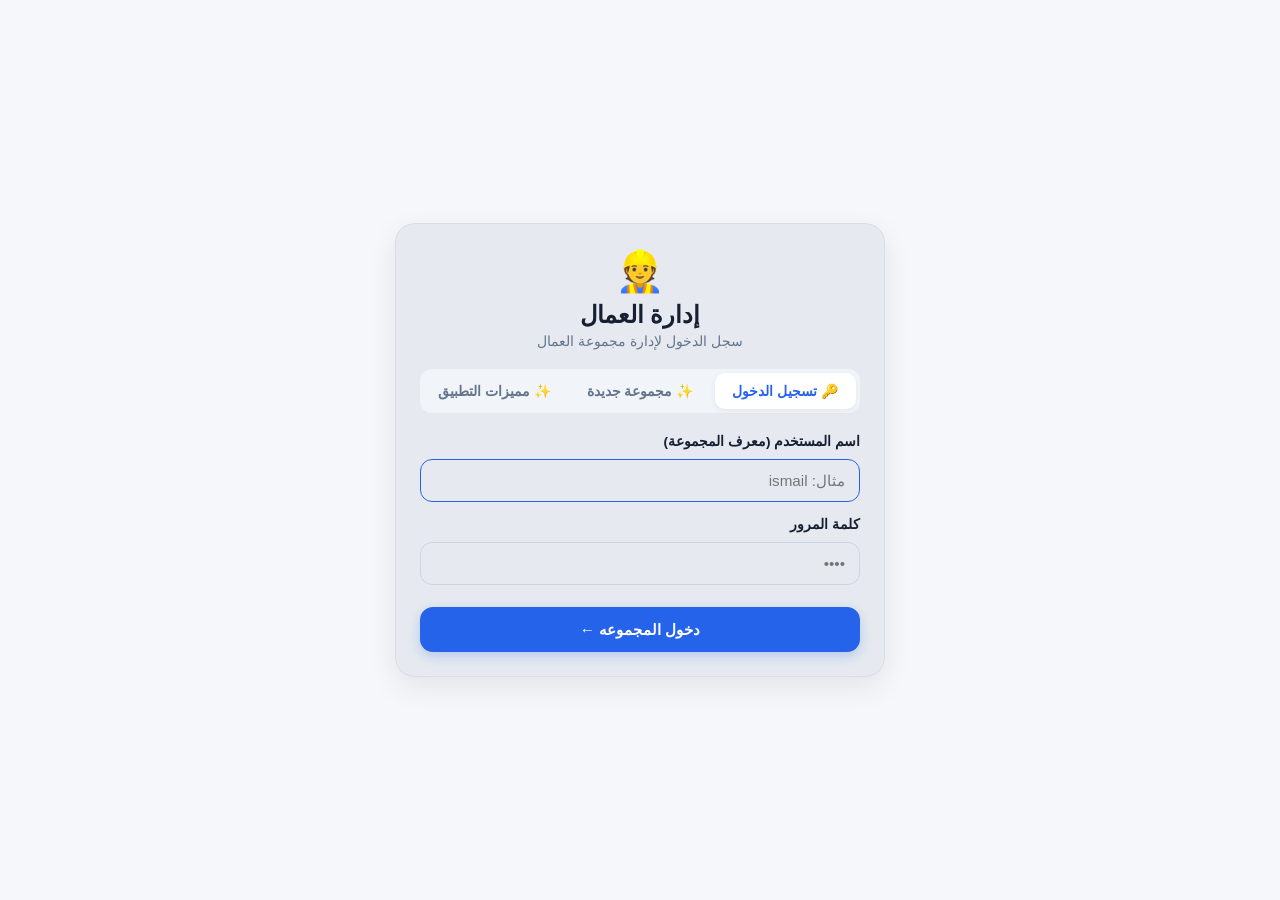
<file: workers.html>
<!doctype html>
<html lang="ar" dir="rtl">

<head>
    <meta charset="utf-8">
    <meta name="viewport" content="width=device-width,initial-scale=1,viewport-fit=cover">
    <meta name="theme-color" content="#2563eb">
    <link rel="manifest" href="./manifest.json">
    <link rel="stylesheet" href="./css/app.css?v=2.0">
    <title>إدارة العمال</title>
</head>

<body>
    <div class="layout-page" id="layout-page"></div>
    <div id="app">
        <div id="header"></div>
        <main class="main">
            <section class="heading">
                <div><small>إدارة الفريق</small>
                    <h1>العمال</h1>
                    <p>أضف وعدّل بيانات العمال بسهولة.</p>
                </div>
                <button class="fab" id="addWorker">＋ عامل</button>
            </section>
            <div class="search">⌕<input type="search" id="search" placeholder="ابحث عن عامل..."></div>
            <div id="workerList" class="list"></div>
            <footer id="footer"></footer>
        </main>
        <nav class="nav">
            <button data-page="index.html">⌂<small>الرئيسية</small></button>
            <button class="active" data-page="workers.html">👥<small>العمال</small></button>
            <button data-page="attendance.html">✓<small>الحضور</small></button>
            <button data-page="reports.html">▥<small>التقارير</small></button>
            <button data-page="settings.html">⚙<small>الإعدادات</small></button>
        </nav>
    </div>
    <div id="toast"></div><input type="hidden" id="deleteId">
    <div class="overlay" id="workerModal">
        <div class="sheet">
            <div class="handle"></div>
            <div class="sheetHead">
                <h2 id="workerModalTitle">إضافة عامل</h2><button class="close">×</button>
            </div>
            <form id="workerForm" class="formGrid">
                <label>الاسم<input id="workerName" required maxlength="80"></label>
                <label>اليومية<input id="workerRate" required min="0" type="number" inputmode="decimal"></label>
                <label>المهنة<input id="workerProfession" maxlength="250"></input></label>
                <label>رقم الفون<input id="workerPhone" minlength="11" maxlength="15" type="tel" inputmode="numeric" pattern="[0-9]{11,15}"></label>
                <label>الملاحظات<textarea id="workerNote" maxlength="250"></textarea></label>
                <div class="actions"><button class="primary">حفظ</button></div>
            </form>
        </div>
    </div>
    <div class="overlay" id="deleteModal">
        <div class="sheet">
            <div class="handle"></div>
            <div class="sheetHead">
                <h2>حذف عامل</h2><button class="close">×</button>
            </div>
            <p>هل أنت متأكد من حذف هذا العامل؟</p>
            <div class="actions"><button class="primary" id="deleteConfirm">حذف</button></div>
        </div>
    </div>
    <script src="./js/auth.js?v=2.0"></script>
    <script src="./js/version.js?v=2.0"></script>
    <script src="./js/common.js?v=2.0"></script>
    <script src="./js/workers.js?v=2.0"></script>
</body>

</html>
</file>
<file: css/app.css>
:root {
  --p: #2563eb;
  --pd: #1d4ed8;
  --bg: #f5f7fb;
  --s: #fff;
  --t: #172033;
  --m: #64748b;
  --b: #e6eaf0;
  --c: #d7d6d5;
  --ok: #10b981;
  --bad: #ef4444;
  --warn: #f59e0b;
  --dark-bg: #283654;
  /* --muted:  */
  --r: 18px;
  --shadow: 0 10px 30px #0f172a0d;
  --nav: 78px;
}
* {
  box-sizing: border-box;
}
html,
body {
  margin: 0;
  min-height: 100%;
  background: var(--bg);
  color: var(--t);
  font-family:
    Segoe UI,
    Tahoma,
    Arial,
    sans-serif;
  -webkit-tap-highlight-color: transparent;
}
input,
select,
textarea,
button {
  font: inherit;
}
input,
select,
textarea {
  width: 100%;
  margin-top: 6px;
  border-radius: 12px;
  padding: 11px;
  background: var(--b);
  color: var(--t);
}
button {
  cursor: pointer;
}
h1,
h2,
p {
  margin: 0;
}
h1 {
  font-size: clamp(1.45rem, 5vw, 2rem);
}
h2 {
  font-size: 1.05rem;
}
small {
  color: var(--m);
}
/* #app {
  height: 100svh;
} */
.topbar {
  height: 68px;
  position: sticky;
  top: 0;
  z-index: 5;
  display: flex;
  align-items: center;
  gap: 10px;
  padding: 0 15px;
  background: #f5f7fbdd;
  backdrop-filter: blur(15px);
  border-bottom: 1px solid var(--b);
}
.icon {
  width: 42px;
  height: 42px;
  border: 1px solid var(--b);
  border-radius: 13px;
  background: var(--s);
  color: var(--t);
}
.brand {
  flex: 1;
}
.brand b,
.brand small {
  display: block;
}
.brand small {
  font-size: 10px;
}
.sync i {
  display: block;
  width: 9px;
  height: 9px;
  border-radius: 50%;
  background: var(--ok);
  margin: auto;
}
.ghost {
  background: transparent;
  color: inherit;
}
.ghost {
  border: 0;
  border-radius: 12px;
  padding: 10px 14px;
  background: #e5e7eb;
  cursor: pointer;
}
.ghost span {
  display: block;
  transform: translateY(-2px);
}
body.dark {
  .ghost {
    background: var(--dark-bg);
  }
}
.main {
  max-width: 860px;
  /* height: calc(100svh + 70px); */
  height: 100%;
  min-height: 100svh;
  margin: auto;
  /* padding: 22px 16px calc(var(--nav) + 25px); */
  padding: 22px 16px calc(var(--nav) + 5px);
}
/* .page {
  display: none;
  animation: in 0.22s ease;
} */
.page.active {
  display: block;
}
.welcome,
.heading,
.sectionHead {
  display: flex;
  justify-content: space-between;
  gap: 12px;
  align-items: flex-start;
}
.welcome {
  position: relative;
  margin-bottom: 22px;
}
.welcome small,
.heading > div > small {
  color: var(--p);
  font-weight: 800;
}
.welcome p,
.heading p {
  color: var(--m);
  margin-top: 6px;
  line-height: 1.6;
}
.welcome p b {
  color: var(--p);
}
@media (max-width: 500px) {
  .welcome h1,
  .heading h1 {
    font-size: 16px;
  }
  .welcome p,
  .heading p {
    font-size: 10px;
  }
}
.welcome time {
  background: var(--s);
  border: 1px solid var(--b);
  padding: 8px 10px;
  border-radius: 12px;
  font-size: 11px;
  color: var(--m);
  white-space: nowrap;
  position: absolute;
  top: -10px;
  left: -10px;
}
@media (max-width: 500px) {
  .welcome {
    margin-top: 20px;
  }
  .welcome time {
    top: -30px;
    left: -5px;
  }
}
.stats {
  display: grid;
  grid-template-columns: repeat(2, 1fr);
  gap: 10px;
}
.stats > div {
  /* min-height: 105px; */
  padding: 14px;
  background: var(--s);
  border: 1px solid var(--b);
  border-radius: 16px;
  box-shadow: var(--shadow);
  display: grid;
  grid-template-columns: 42px 1fr;
  grid-template-rows: 1fr 1fr;
  column-gap: 10px;
}
.stats span {
  grid-row: 1/3;
  width: 42px;
  height: 42px;
  border-radius: 13px;
  background: #eff6ff;
  color: var(--p);
  display: grid;
  place-items: center;
}
.stats b {
  font-size: 1.3rem;
}
/* .stats small {
  font-size: 10px;
} */
.main section > section {
  margin-top: 26px;
}
.sectionHead {
  margin-block: 12px;
}
.sectionHead small {
  font-size: 11px;
}
.quick {
  display: grid;
  grid-template-columns: repeat(2, 1fr);
  gap: 10px;
  margin-bottom: 50px;
}
.quick button {
  min-height: 95px;
  padding: 14px;
  border: 1px solid var(--b);
  border-radius: 17px;
  background: var(--s);
  color: var(--t);
  text-align: right;
  display: flex;
  flex-direction: column;
  align-items: flex-start;
  justify-content: space-between;
  box-shadow: var(--shadow);
  transition: 0.18s;
}
.quick button:active,
.fab:active,
.primary:active {
  transform: scale(0.98);
}
.quick button b {
  font-size: 13px;
  margin-inline-start: 10px;
}
.quick button span {
  font-size: 14px;
}
/* .quick button:first-child {
  background: linear-gradient(145deg, var(--p), var(--pd));
  color: white;
  border-color: transparent;
}
.quick button:first-child small {
  color: #ffffffb8;
}
.quick button:first-child {
  font-size: 20px;
} */
.summary {
  padding: 3px 15px;
  background: var(--s);
  border: 1px solid var(--b);
  border-radius: 20px;
  box-shadow: var(--shadow);
}
.summary p {
  min-height: 51px;
  border-bottom: 1px solid var(--b);
  display: flex;
  justify-content: space-between;
  align-items: center;
  font-size: 12px;
}
.summary p:last-child {
  border: 0;
}
.summary b {
  font-size: 13px;
}
.summary .total {
  min-height: 60px;
}
.summary .total b {
  font-size: 18px;
  color: var(--ok);
}
.link {
  border: 0;
  background: none;
  color: var(--p);
  font-size: 11px;
  font-weight: 800;
}
.heading {
  margin-bottom: 18px;
}
.fab,
.primary {
  border: 0;
  border-radius: 13px;
  background: var(--p);
  color: white;
  font-weight: 800;
  min-height: 45px;
  padding: 0 14px;
  box-shadow: 0 8px 18px #2563eb2e;
}
.search {
  height: 52px;
  background: var(--s);
  border: 1px solid var(--b);
  border-radius: 15px;
  padding: 0 14px;
  display: flex;
  align-items: center;
  gap: 8px;
  margin-bottom: 20px;
  color: var(--m);
  box-shadow: var(--shadow);
}
.search input {
  width: 100%;
  height: 100%;
  border: 0;
  outline: 0;
  background: transparent;
  color: var(--t);
}
.list {
  gap: 9px;
  gap: 20px;
  display: grid;
  grid-template-columns: repeat(auto-fit, minmax(300px, 1fr));
}
#attendanceList {
  gap: 12px;
}
.worker,
.attendance,
.setting,
.card {
  background: var(--s);
  border: 1px solid var(--b);
  border-radius: 16px;
  box-shadow: var(--shadow);
}
.worker,
.attendance {
  padding: 12px;
  display: flex;
  align-items: center;
  gap: 10px;
}
@media (max-width: 500px) {
  .worker,
  .attendance {
    padding: 6px;
    border-radius: 9px;
  }
}
.avatar {
  width: 35px;
  height: 35px;
  border-radius: 13px;
  background: #eff6ff;
  color: var(--p);
  display: grid;
  place-items: center;
  font-weight: 900;
}
body.dark {
  .avatar {
    background: var(--dark-bg);
  }
}
.info {
  flex: 1;
}
.info-text {
  gap: 5px;
  display: flex;
  align-items: center;
}
.info b,
.info small {
  display: block;
}
.info b {
  font-size: 13px;
  text-wrap: nowrap;
  display: flex;
  align-items: center;
  gap: 5px;
}
.info small {
  font-size: 10px;
  margin-top: 3px;
}
.meta {
  text-align: left;
  display: flex;
  flex-direction: column;
  align-items: flex-end;
  gap: 25px;
}
.meta b {
  display: block;
  font-size: 12px;
}
.meta small {
  font-size: 9px;
}
.worker-summary {
  display: flex;
  flex-wrap: wrap;
  gap: 5px;
  justify-content: flex-end;
}
.worker-summary span {
  font-size: 9px;
  color: var(--m);
}
.worker-actions,
.attendance-tools {
  display: flex;
  flex-wrap: wrap;
  gap: 5px;
  justify-content: flex-end;
}
.mini-action {
  border: 1px solid var(--b);
  border-radius: 999px;
  background: #ebecee;
  color: var(--t);
  font-size: 9px;
  font-weight: 800;
  padding: 5px 8px;
  white-space: nowrap;
}
body.dark {
  .mini-action {
    background: var(--dark-bg);
  }
}
@media (max-width: 500) {
  .mini-action {
    font-size: 8px !important;
  }
}
.mini-action:active {
  transform: scale(0.97);
}
@media (max-width: 500px) {
  .attendance .avatar *,
  .attendance .info *,
  .attendance .attendance-tools * {
    font-size: 9px !important;
  }
}
.attendance {
  justify-content: space-between;
}
.attendance .info {
  min-width: 0;
}
.attendance-actions {
  display: flex;
  gap: 5px;
  margin-right: auto;
}
/* .attendance-tools {
  margin-left: 8px;
} */
.pill {
  display: inline-block;
  padding: 4px 7px;
  border-radius: 99px;
  font-size: 9px;
  font-weight: 800;
  margin-top: 5px;
}
.present {
  background: #ecfdf5;
  color: var(--ok);
}
.absent {
  background: #fef2f2;
  color: var(--bad);
}
.empty {
  background: #d9e6f7;
  color: var(--m);
}
body.dark {
  .present {
    background: #195440;
  }
  .absent {
    background: #4a1515;
  }
  .empty {
    background: #233150;
    color: var(--m);
  }
}
.attendance-toggle {
  display: flex;
  align-items: center;
  gap: 8px;
  padding: 3px 10px;
  border: 1px solid var(--b);
  border-radius: 10px;
  background: #f8fafc;
  color: var(--t);
  font-size: 10px;
  font-weight: 800;
}
@media (max-width: 500px) {
  .attendance-toggle {
    padding: 2px 5px;
    font-size: 8px;
  }
  input[type="checkbox"] {
    width: 5px;
    height: 5px;
  }
}
.attendance-toggle.present {
  background: #abffcb;
  color: var(--ok);
  border-color: var(--ok);
}
.attendance-toggle.absent {
  background: #ff9c9c;
  color: var(--bad);
  border-color: var(--bad);
}
.attendance-toggle.empty {
  background: #d9e6f7;
  color: var(--m);
  /* border-color: var(--c); */
}
body.dark {
  .attendance-toggle.present {
    background: #285439;
  }
  .attendance-toggle.absent {
    background: #2a0f21;
  }
  .attendance-toggle.empty {
    background: #0f172a;
  }
}
.attendance-toggle input {
  width: 16px;
  height: 16px;
  accent-color: var(--p);
}
.attendance-toggle span {
  white-space: nowrap;
}
label.date,
label.form {
  display: grid;
  gap: 7px;
  color: var(--m);
  font-size: 11px;
  font-weight: 800;
  margin-bottom: 20px;
}
.date input,
.dates input {
  width: 80%;
  height: 48px;
  padding: 0 12px;
  border: 1px solid var(--b);
  border-radius: 13px;
  background: var(--s);
  color: var(--t);
  outline: 0;
  margin-inline-start: 10px;
}
#attendanceDate {
  width: 100%;
  margin-inline-start: 0;
}
.card {
  padding: 14px;
}
.dates {
  display: grid;
  grid-template-columns: 1fr 1fr;
  gap: 9px;
  margin-bottom: 11px;
}
.dates label {
  font-size: 12px;
}
.date input,
.dates input {
  width: 100%;
  margin-inline-start: 0;
}
@media (max-width: 500px) {
  .dates label {
    font-size: 12px;
  }
  .date input,
  .dates input {
    width: 100%;
    margin-top: 10px;
  }
}
.wide {
  width: 100%;
}
.report {
  margin-top: 20px;
  padding-inline: 15px;
  padding-block: 0;
}
@media (max-width: 500px) {
  .report * {
    font-size: 10px;
  }
  .report .reportRow > div:last-child * {
    font-size: 12px;
  }
}
.reportHead,
.reportRow,
.reportSummary {
  display: grid;
  grid-template-columns: 1.6fr repeat(5, 1fr);
  gap: 8px;
  align-items: center;
  padding: 10px 0;
  border-bottom: 1px solid var(--b);
  font-size: 11px;
}
.reportHead {
  color: var(--m);
  font-weight: 800;
}
.reportRow b {
  display: block;
  margin-bottom: 2px;
}
.reportRow small {
  font-size: 10px;
}
.reportSummary {
  border-bottom: 0;
  font-weight: 800;
}
.reportSummary b {
  color: var(--p);
}
.net b {
  font-weight: 700;
  color: var(--pd);
}
.all-price {
  font-size: 10px;
  text-decoration: line-through;
}
.expense {
  font-weight: 700;
  color: #ef4444;
}
.overtime {
  font-weight: 700;
  color: #10b981;
}
.setting {
  width: 100%;
  min-height: 68px;
  padding: 10px 12px;
  display: flex;
  align-items: center;
  gap: 10px;
  color: var(--t);
  text-align: right;
}
.setting > span {
  width: 40px;
  height: 40px;
  border-radius: 12px;
  background: #f8fafc;
  display: grid;
  place-items: center;
}
.setting div {
  flex: 1;
}
.setting b,
.setting small {
  display: block;
}
.setting b {
  font-size: 12px;
}
.setting small {
  font-size: 9px;
  margin-top: 3px;
}
.setting em {
  font-style: normal;
  font-size: 9px;
  color: var(--m);
}
.nav {
  height: var(--nav);
  position: fixed;
  z-index: 20;
  bottom: 0;
  right: 0;
  left: 0;
  background: #fffef5f5;
  backdrop-filter: blur(10px);
  border-top: 1px solid var(--b);
  gap: 10px;
  display: flex;
  justify-content: space-around;
  padding: 7px 5px calc(7px + env(safe-area-inset-bottom));
}
.nav button {
  flex: 1;
  border: 0;
  background: none;
  color: #96b894;
  border-radius: 13px;
  display: flex;
  flex-direction: column;
  align-items: center;
  justify-content: center;
  gap: 3px;
}
.nav button:hover {
  background: #e6eeff;
}
body.dark {
  .nav button:hover {
    background: #24314b;
  }
}
.nav button small {
  font-size: 9px;
}
.nav button.active {
  color: var(--p);
  font-weight: 900;
  background: #d1e0ff;
}
body.dark {
  .nav button.active {
    background: var(--dark-bg);
  }
}
.nav button.active small {
  color: var(--p);
}
#toast {
  width: fit-content;
  margin: auto;
  position: fixed;
  z-index: 100;
  top: 78px;
  right: 12px;
  left: 12px;
  display: grid;
  gap: 8px;
}
.toast {
  max-width: 450px;
  margin: auto;
  padding: 12px 15px;
  border-radius: 14px;
  background: var(--s);
  color: #283654;
  /* border: 1px solid var(--b); */
  box-shadow: 0 12px 35px #638cec20;
  box-shadow: 0 5px 13px #638cec20;
  font-size: 12px;
  animation: in 0.2s;
}
body.dark {
  .toast {
    color: #ffffff;
  }
}
.toast {
  color: var(--dark-bg);
}

.toast {
  position: relative;
  overflow: hidden;
}
.toast-progress {
  position: absolute;
  bottom: 0;
  left: 0;
  width: 100%;
  height: 3px;
}
.toast-progress span {
  display: block;
  width: 100%;
  height: 100%;
  background: #b80db0;
  background: #00e716;
  background: #555855;
  transform-origin: right;
  animation: toastProgress linear forwards;
}
@keyframes toastProgress {
  from {
    transform: scaleX(1);
  }

  to {
    transform: scaleX(0);
  }
}
.overlay {
  position: fixed;
  z-index: 90;
  inset: 0;
  background: #0f172a70;
  backdrop-filter: blur(4px);
  display: flex;
  align-items: flex-end;
  display: none;
}
.sheet {
  width: min(100%, 620px);
  margin: auto 0 0;
  padding: 15px;
  background: var(--s);
  border-radius: 15px;
  /* animation: up 0.22s ease; */
  position: absolute;
  top: 60%;
  left: 50%;
  transform: translate(-50%, -50%);
  /* transition: all 0.7s ease; */
  opacity: 0;
  visibility: hidden;
}
.sheet.currency {
  width: min(100%, 420px);
}
@media (max-width: 500px) {
  .sheet {
    width: min(calc(100% - 20px), 620px);
  }
}
.overlay.active {
  display: flex;
}
.overlay.active .sheet {
  top: 50%;
  opacity: 1;
  visibility: visible;
}
.handle {
  width: 42px;
  height: 4px;
  border-radius: 9px;
  background: var(--b);
  margin: 2px auto 5px;
}
.sheetHead {
  display: flex;
  justify-content: space-between;
  align-items: center;
  margin-bottom: 16px;
}
.close {
  width: 36px;
  height: 36px;
  border: 0;
  font-size: 22px;
  font-weight: 500;
  border-radius: 11px;
  background: var(--c);
}
#txWorker {
  height: 35px;
}
.formGrid {
  gap: 12px;
  display: grid;
  grid-template-columns: repeat(2, 1fr);
}
.formGrid.currency {
  grid-template-columns: repeat(1, 1fr);
}
.formGrid label {
  display: grid;
  gap: 6px;
  color: var(--m);
  font-size: 11px;
  font-weight: 800;
}
form:has(.actions) .actions,
.formGrid label:has(textarea) {
  grid-column: span 2;
}
.formGrid input,
.formGrid textarea {
  width: 100%;
  border: 1px solid var(--b);
  border-radius: 13px;
  background: var(--s);
  color: var(--t);
  padding: 12px;
  outline: 0;
}
.formGrid input {
  height: 48px;
}
.formGrid textarea {
  min-height: 90px;
}
.actions {
  gap: 8px;
  display: flex;
  /* margin-top: 20px; */
}
.actions > * {
  flex: 1;
}
@media (max-width: 500px) {
  .actions > * {
    font-size: 12px;
  }
}
.secondary {
  min-height: 50px;
  color: var(--t);
  border-radius: 13px;
  font-weight: 800;
  background: var(--c);
  border: 1px solid var(--b);
}
.loader {
  position: fixed;
  inset: 0;
  z-index: 200;
  background: #0f172a30;
  display: grid;
  place-items: center;
  backdrop-filter: blur(3px);
}
.loaderBox {
  padding: 18px 22px;
  border-radius: 17px;
  background: var(--s);
  box-shadow: 0 15px 40px #0f172a22;
  text-align: center;
  font-size: 11px;
  color: var(--m);
}
.spin {
  width: 30px;
  height: 30px;
  border: 3px solid var(--b);
  border-top-color: var(--p);
  border-radius: 50%;
  margin: 0 auto 10px;
  animation: spin 0.7s linear infinite;
}
@keyframes spin {
  to {
    transform: rotate(360deg);
  }
}
@keyframes in {
  from {
    opacity: 0;
    transform: translateY(5px);
  }
  to {
    opacity: 1;
    transform: none;
  }
}
@keyframes up {
  from {
    transform: translateY(100%);
  }
  to {
    transform: none;
  }
}
@media (min-width: 700px) {
  .main {
    padding-left: 24px;
    padding-right: 24px;
  }
  .stats {
    grid-template-columns: repeat(4, 1fr);
  }
  .quick {
    grid-template-columns: repeat(4, 1fr);
  }
  .nav {
    width: min(100%, 860px);
    left: 50%;
    right: auto;
    transform: translateX(-50%);
    border-radius: 20px 20px 0 0;
  }
}
body.dark {
  --bg: #0f172a;
  --s: #172033;
  --t: #f8fafc;
  --m: #94a3b8;
  --b: #2b3850;
}
.dark .topbar {
  background: #0f172add;
}
.dark .nav {
  background: #172033ee;
}
.dark .quick button,
.dark .setting > span,
.dark .secondary {
  background: #1e293b;
}
.dark .stats span {
  background: #172554;
}
.disable {
  opacity: 0.7;
  pointer-events: none;
  user-select: none;
}
.layout-page {
  width: 100%;
  height: 100%;
  position: absolute;
  top: 0;
  left: 0;
  z-index: 100;
  background: #edeff3;
  opacity: 1;
  visibility: visible;
}
body.dark {
  .layout-page {
    background: #0d1528;
  }
}
.layout-page.logout {
  opacity: 0.5;
  visibility: visible;
}
.layout-page.hidden {
  opacity: 0;
  visibility: hidden;
}

.link {
  color: var(--p);
  text-decoration: none;
}

@media (min-width: 500px) {
  .mini-action.special {
    font-size: 16px;
    padding: 10px 25px;
  }
}

.startNow {
  display: block;
  text-align: center;
  text-decoration: none;
  margin-top: 18px;
  align-content: center;
}

.toast-content {
  gap: 12px;
  display: flex;
  flex-wrap: wrap;
  align-items: center;
  flex-direction: column;
}

.toast-action {
  color: inherit;
  font-weight: 700;
  text-decoration: underline;
  white-space: nowrap;
  cursor: pointer;
}

.toast-action:hover {
  opacity: 0.8;
}

/* =========================
   App Footer
========================= */

.app-footer {
  width: 100%;
  /* margin-top: 30px; */
  padding-inline: 20px;
  color: var(--m);

  /* position: fixed;
  bottom: calc(var(--nav) + 30px);
  left: 50%;
  transform: translateX(-50%); */
}
.footer-content {
  max-width: 760px;
  margin: 0 auto;
  padding: 18px;
  background: var(--surface);
  border: 1px solid var(--border);
  border-radius: 18px;
  text-align: center;
}
.footer-brand {
  display: flex;
  align-items: center;
  justify-content: center;
  gap: 10px;
}
.footer-logo {
  width: 38px;
  height: 38px;
  display: grid;
  place-items: center;
  background: var(--primary-soft);
  border-radius: 11px;
  font-size: 18px;
}
.footer-brand strong {
  display: block;
  color: var(--text);
  font-size: 13px;
}
.footer-brand span:last-child {
  display: block;
  margin-top: 3px;
  font-size: 10px;
  color: var(--m);
}
.footer-divider {
  width: 45px;
  height: 1px;
  margin: 15px auto;
  background: var(--border);
}
.footer-developer {
  font-size: 11px;
}
.footer-developer span {
  margin-left: 4px;
}
.footer-developer strong {
  color: var(--primary);
  font-size: 12px;
}
.footer-copy {
  margin-top: 8px;
  font-size: 9px;
  color: var(--m);
}

/* =========================
   Dedicated Clean Print Stylesheet
========================= */
@media print {
  #header,
  #footer,
  .nav,
  .topbar,
  .heading,
  .search,
  .quick,
  .dates,
  .report-actions-row,
  .worker-actions-page,
  .fab,
  .mini-action,
  .worker-actions,
  .attendance-tools,
  .link,
  .no-print,
  #toast,
  .overlay,
  button,
  input,
  select,
  .layout-page {
    display: none !important;
  }

  body,
  html {
    background: #ffffff !important;
    color: #000000 !important;
    font-size: 12pt !important;
    padding: 0 !important;
    margin: 0 !important;
  }

  #app,
  .main,
  body {
    width: 100% !important;
    max-width: 100% !important;
    margin: 0 !important;
    padding: 0 !important;
    box-shadow: none !important;
  }

  .card,
  .report,
  .worker {
    box-shadow: none !important;
    border: none !important;
    background: #ffffff !important;
    color: #000000 !important;
    padding: 0 !important;
    margin: 0 0 15px 0 !important;
  }

  .print-only-header {
    display: block !important;
  }

  .reportHead,
  .reportRow {
    border-bottom: 1px solid #999 !important;
    padding: 8px 0 !important;
    font-size: 11pt !important;
    color: #000000 !important;
  }

  .reportHead {
    font-weight: bold !important;
    background: #f0f0f0 !important;
    -webkit-print-color-adjust: exact;
    print-color-adjust: exact;
  }

  .expense {
    color: #dc2626 !important;
    font-weight: bold !important;
  }

  .overtime {
    color: #16a34a !important;
    font-weight: bold !important;
  }

  .net b {
    color: #000000 !important;
    font-weight: bold !important;
  }
}
</file>
<file: css/toast.css>
.confirm-sheet {
  max-width: 440px;
}
.confirm-content {
  text-align: center;
  padding: 10px 20px 20px;
}
.danger-icon {
  width: 50px;
  height: 50px;
  margin: 0 auto 10px;
  display: flex;
  align-items: center;
  justify-content: center;
  border-radius: 50%;
  background: #fff0f0;
  color: #d93025;
  font-size: 28px;
}
.confirm-content h3 {
  margin: 0 0 8px;
  font-size: 20px;
}
.confirm-content p {
  margin: 0 0 12px;
  color: #666;
  font-size: 14px;
}
.confirm-content ul {
  text-align: right;
  margin: 0 auto 15px;
  padding-right: 20px;
  color: #555;
  font-size: 14px;
}
body.dark {
  .confirm-content p,
  .confirm-content ul {
    color: #fff0f0;
  }
}
.confirm-content li {
  margin-bottom: 5px;
}
.warning-box {
  padding: 10px 12px;
  border-radius: 10px;
  background: #fff7e6;
  color: #9a6700;
  font-size: 13px;
}
body.dark {
  .warning-box {
    background: #f2ddae;
    color: #9f6a00;
  }
}
.confirm-actions {
  display: flex;
  gap: 10px;
}
.confirm-actions button {
  flex: 1;
}
.danger {
  border: 0;
  border-radius: 10px;
  background: #d93025;
  color: white;
  padding: 12px 16px;
  cursor: pointer;
}
.danger:hover {
  background: #b42318;
}
</file>
<file: css/about.css>
/* ========================================
   FEATURES PAGE
======================================== */

@media (min-width: 500px) {
  .mini-action {
    font-size: 16px;
    padding: 10px 25px;
  }
}

.features-page {
  padding-bottom: 40px;
}

.features-page .heading {
  align-items: center;
}

.feature-hero {
  text-align: center;
  padding: 32px 22px;
  margin-bottom: 28px;
}

.feature-icon {
  width: 78px;
  height: 78px;
  margin: 0 auto 18px;
  display: flex;
  align-items: center;
  justify-content: center;
  font-size: 42px;
  border-radius: 24px;
  background: rgba(0, 51, 209, 0.08);
}

.feature-hero h2 {
  margin: 0 0 10px;
}

.feature-hero p {
  margin: 0;
  line-height: 1.9;
  opacity: 0.75;
}

/* ========================================
   SECTION TITLE
======================================== */

.feature-section {
  margin-bottom: 28px;
}

.section-title {
  margin-bottom: 15px;
}

.section-title small {
  opacity: 0.6;
}

.section-title h2 {
  margin: 4px 0 0;
}

/* ========================================
   FEATURE GRID
======================================== */

.feature-grid {
  display: grid;
  grid-template-columns: repeat(2, minmax(0, 1fr));
  gap: 12px;
}

.feature-card {
  padding: 20px 16px;
}

.feature-card-icon {
  font-size: 30px;
  margin-bottom: 12px;
}

.feature-card h3 {
  margin: 0 0 7px;
  font-size: 16px;
}

.feature-card p {
  margin: 0;
  font-size: 13px;
  line-height: 1.8;
  opacity: 0.7;
}

/* ========================================
   COMPARISON
======================================== */

.comparison {
  margin-bottom: 28px;
}

.comparison-list {
  display: flex;
  flex-direction: column;
  gap: 10px;
}

.comparison-item {
  display: flex;
  align-items: center;
  gap: 12px;
  padding: 13px;
  border-radius: 14px;
  background: rgba(0, 0, 0, 0.035);
}

.comparison-item > span {
  font-size: 22px;
}

.comparison-item div {
  display: flex;
  flex-direction: column;
  gap: 3px;
}

.comparison-item b {
  font-size: 14px;
}

.comparison-item small {
  opacity: 0.65;
  line-height: 1.6;
}

/* ========================================
   FINAL CTA
======================================== */

.feature-cta {
  text-align: center;
  padding: 30px 20px;
}

.feature-cta .feature-icon {
  margin-bottom: 15px;
}

.feature-cta h2 {
  margin: 0 0 8px;
}

.feature-cta p {
  margin: 0;
  opacity: 0.7;
}

/* ========================================
   MOBILE
======================================== */

@media (max-width: 420px) {
  .feature-grid {
    grid-template-columns: 1fr;
  }

  .feature-card {
    padding: 18px;
  }
}
</file>
<file: css/login.css>
body {
  width: 100%;
  min-height: 100svh;
  display: flex;
  align-items: center;
  justify-content: center;
  background: var(--bg, #f8fafc);
  padding: 20px 0;
}

#loginView {
  width: calc(100% - 32px);
  max-width: 490px;
}

.login-card {
  margin: 0;
  padding: 24px;
  border-radius: 20px;
  background: var(--b, #ffffff);
  box-shadow: 0 10px 30px rgba(0, 0, 0, 0.08);
  border: 1px solid rgba(0, 0, 0, 0.05);
}

.brand-header {
  text-align: center;
  margin-bottom: 20px;
}

.brand-header .app-icon {
  font-size: 2.5rem;
  margin-bottom: 6px;
}

.brand-header h1 {
  font-size: 1.5rem;
  font-weight: 700;
  margin: 0 0 4px 0;
  color: var(--t, #1e293b);
}

.muted {
  color: #64748b;
  font-size: 0.9rem;
  margin: 0;
}

/* Tabs */
.auth-tabs {
  display: flex;
  background: #f1f5f9;
  border-radius: 12px;
  padding: 4px;
  margin-bottom: 20px;
  gap: 4px;
}

body.dark .auth-tabs {
  background: #1e293b;
}

.auth-tab {
  flex: 1;
  padding: 10px 12px;
  font-size: 14px;
  font-weight: 600;
  border-radius: 10px;
  background: transparent;
  color: #64748b;
  border: none;
  transition: all 0.2s ease;
  text-align: center;
}

@media (max-width: 500px) {
  .auth-tab {
    font-size: 8px;
    white-space: nowrap;
  }
}

.auth-tab.active {
  background: #ffffff;
  color: #2563eb;
  box-shadow: 0 2px 6px rgba(0, 0, 0, 0.06);
}

body.dark .auth-tab.active {
  background: #334155;
  color: #60a5fa;
}

/* Form Section & Fields */
.form-section {
  display: flex;
  flex-direction: column;
  gap: 14px;
  animation: fadeIn 0.25s ease-in-out;
}

@keyframes fadeIn {
  from {
    opacity: 0;
    transform: translateY(4px);
  }
  to {
    opacity: 1;
    transform: translateY(0);
  }
}

label {
  display: flex;
  flex-direction: column;
  gap: 4px;
}

label span {
  font-size: 0.85rem;
  font-weight: 600;
  color: var(--t, #334155);
}

.field-hint {
  font-size: 0.75rem;
  color: #94a3b8;
  margin-top: 2px;
}

input {
  width: 100%;
  border: 1.5px solid #cbd5e1;
  border-radius: 12px;
  padding: 12px 14px;
  font-size: 0.95rem;
  background: var(--b, #ffffff);
  color: var(--t, #0f172a);
  transition: border-color 0.2s;
  box-sizing: border-box;
}

input:focus {
  outline: none;
  border-color: #2563eb;
}

body.dark input {
  border-color: #475569;
}

.button,
button {
  font-family: inherit;
  font-size: 0.95rem;
  font-weight: 600;
  border: 0;
  border-radius: 12px;
  padding: 12px 16px;
  cursor: pointer;
  transition:
    opacity 0.2s,
    transform 0.1s;
}

button:active {
  transform: scale(0.98);
}

button:disabled {
  opacity: 0.6;
  cursor: not-allowed;
}

.primary.wide {
  width: 100%;
  background: #2563eb;
  color: #ffffff;
  margin-top: 8px;
  box-shadow: 0 4px 12px rgba(37, 99, 235, 0.25);
}

.primary.wide:hover {
  background: #1d4ed8;
}
</file>
<file: css/updates.css>
.update-card {
  padding: 18px;
}

.update-card.active {
  background: #d0ecd0;
}
body.dark {
  .update-card.active {
    background: #17332c;
  }
}

.update-head {
  display: flex;
  align-items: flex-start;
  justify-content: space-between;
  gap: 12px;
}

.update-head h2 {
  margin: 5px 0 0;
  font-size: 18px;
}

.update-date {
  display: block;
  margin-top: 8px;
  opacity: 0.55;
}

.update-card ul {
  margin: 15px 0 0;
  padding-right: 20px;
}

.update-card li {
  margin-bottom: 8px;
  line-height: 1.7;
}

.list {
  gap: 25px;
  grid-template-columns: repeat(1, 1fr);
}
</file>
<file: css/worker.css>
.worker-page {
  max-width: 820px;
  margin: auto;
  padding: 18px 16px 100px;
}

.worker-page section:not(.worker-hero) {
  margin-top: 20px;
}

.worker-page .section-title,
.worker-page .section-title h2,
.worker-page .section-title > div {
  margin-bottom: 12px;
}

/* ===============================
   Worker Hero
================================ */

.worker-hero {
  overflow: hidden;
  padding: 0;
}

.worker-hero-top {
  padding: 24px;
  display: flex;
  align-items: center;
  gap: 16px;
}

.worker-avatar-large {
  width: 76px;
  height: 76px;
  flex: 0 0 76px;
  display: grid;
  place-items: center;
  border-radius: 24px;
  background: var(--m);
  color: var(--primary);
  font-size: 30px;
  font-weight: 900;
}

.worker-identity {
  min-width: 0;
}

.worker-title-row {
  display: flex;
  align-items: center;
  gap: 9px;
  flex-wrap: wrap;
}

.worker-profile h1,
.worker-hero h1 {
  margin: 0;
  font-size: 24px;
  font-weight: 900;
}

.worker-status {
  display: inline-flex;
  align-items: center;
  padding: 5px 9px;
  color: #801a15;
  background: #fce0dc;
  border-radius: 999px;
  font-size: 11px;
  font-weight: 800;
}

.worker-status.active {
  color: #15803d;
  background: #dcfce7;
}

.worker-meta {
  display: flex;
  flex-wrap: wrap;
  gap: 8px;
  margin-top: 8px;
  color: var(--muted);
  font-size: 12px;
}

.worker-hero-bottom {
  display: grid;
  grid-template-columns: repeat(3, 1fr);
  border-top: 1px solid var(--b);
}

.worker-hero-bottom > div {
  padding: 15px;
  text-align: center;
  border-left: 1px solid var(--b);
}

.worker-hero-bottom > div:last-child {
  border-left: 0;
}

.worker-hero-bottom small {
  display: block;
  color: var(--muted);
  font-size: 10px;
  margin-bottom: 5px;
}

.worker-hero-bottom strong {
  font-size: 15px;
}

/* ===============================
   Financial Cards
================================ */

.financial-grid {
  gap: 12px;
  display: grid;
  grid-template-columns: repeat(2, 1fr);
}

@media (max-width: 500px) {
  .financial-grid {
    grid-template-columns: repeat(auto-fill, minmax(150px, 1fr));
  }
}

.financial-card {
  min-height: 100px;
  padding: 15px;
  display: flex;
  align-items: center;
  gap: 12px;
  background: var(--s);
  border: 1px solid var(--b);
  border-radius: 18px;
  box-shadow: var(--shadow);
}

.financial-icon {
  width: 46px;
  height: 46px;
  flex: 0 0 46px;
  display: grid;
  place-items: center;
  border-radius: 15px;
  background: var(--m);
  font-size: 21px;
}

.financial-card small {
  display: block;
  color: var(--muted);
  font-size: 11px;
  margin-bottom: 5px;
}

.financial-card strong {
  display: block;
  font-size: 18px;
}

.financial-card.expense strong {
  color: #ef4444;
}

.financial-card.overtime strong {
  color: #16a34a;
}

.financial-card.due {
  color: #6492ff;
}

.financial-card.due strong {
  font-size: 21px;
}

/* ===============================
   Attendance
================================ */

.attendance-summary {
  display: grid;
  grid-template-columns: repeat(2, 1fr);
  gap: 8px;
}

@media (max-width: 500px) {
  .attendance-summary {
    grid-template-columns: repeat(autofill, minmax(160px, 1fr));
  }
}

.attendance-item {
  text-align: center;
  padding: 15px 8px;
  background: var(--bg);
  border-radius: 14px;
}

.attendance-item span {
  display: block;
  color: var(--muted);
  font-size: 10px;
  font-weight: bold;
  margin-bottom: 5px;
}

.attendance-item strong {
  font-size: 21px;
}

.attendance-item.present strong {
  color: #16a34a;
}

.attendance-item.absent strong {
  color: #ef4444;
}

/* ===============================
   Activity
================================ */

.activity-header {
  margin-bottom: 12px;
}

.activity-header h2 {
  margin-bottom: 3px;
}

.small-btn {
  padding: 8px 12px;
  font-size: 12px;
}

.ledger-items {
  display: flex;
  flex-direction: column;
}

.ledger-item {
  position: relative;
  display: flex;
  align-items: center;
  gap: 11px;
  padding: 13px 4px;
  border-bottom: 1px solid var(--b);
}

.ledger-item:last-child {
  border-bottom: 0;
}

.ledger-icon {
  width: 40px;
  height: 40px;
  flex: 0 0 40px;
  display: grid;
  place-items: center;
  border-radius: 13px;
  font-weight: 900;
}

.ledger-icon.expense {
  background: #fee2e2;
  color: #dc2626;
}

.ledger-icon.overtime {
  background: #dcfce7;
  color: #16a34a;
}

.ledger-icon.present {
  background: #dcfce7;
  color: #16a34a;
}

.ledger-icon.absent {
  background: #fee2e2;
  color: #dc2626;
}

.ledger-icon.settlement {
  background: #e0e7ff;
  color: #4f46e5;
}

.ledger-main {
  min-width: 0;
  flex: 1;
}

.ledger-top {
  display: flex;
  align-items: center;
  justify-content: space-between;
  gap: 8px;
}

.ledger-top strong {
  font-size: 13px;
}

.ledger-top time {
  color: var(--muted);
  font-size: 10px;
  white-space: nowrap;
}

.ledger-main small {
  display: block;
  margin-top: 4px;
  color: var(--muted);
  font-size: 11px;
  overflow: hidden;
  text-overflow: ellipsis;
  white-space: nowrap;
}

.ledger-amount {
  white-space: nowrap;
  font-size: 13px;
}

.ledger-amount.expense {
  color: #dc2626;
}

.ledger-amount.overtime {
  color: #16a34a;
}

.ledger-menu {
  width: 34px;
  height: 34px;
  flex: 0 0 34px;
  border: 0;
  border-radius: 10px;
  background: var(--bg);
  color: var(--muted);
  cursor: pointer;
  font-size: 20px;
}

.ledger-menu:hover {
  color: var(--text);
}

.ledger-empty {
  padding: 35px 15px;
  text-align: center;
  color: var(--muted);
}

.ledger-empty div {
  font-size: 32px;
  margin-bottom: 8px;
}

.ledger-empty strong,
.ledger-empty small {
  display: block;
}

.ledger-empty small {
  margin-top: 5px;
}

/* ===============================
   Notes
================================ */

.worker-notes {
  margin: 0;
  line-height: 1.9;
  color: var(--muted);
  font-size: 13px;
  white-space: pre-wrap;
}

/* ===============================
   Actions
================================ */

.worker-actions-page {
  display: flex;
  flex-direction: column;
  gap: 10px;
}

.worker-actions-page button {
  width: 100%;
}

/* ===============================
   Responsive
================================ */

@media (max-width: 520px) {
  .worker-page {
    padding-inline: 12px;
  }

  .worker-hero-top {
    padding: 19px;
  }

  .worker-avatar-large {
    width: 62px;
    height: 62px;
    flex-basis: 62px;
    border-radius: 19px;
    font-size: 25px;
  }

  .worker-hero h1 {
    font-size: 20px;
  }

  .financial-card {
    min-height: 90px;
    padding: 12px;
  }

  .financial-icon {
    width: 40px;
    height: 40px;
    flex-basis: 40px;
    border-radius: 12px;
  }

  .financial-card strong {
    font-size: 16px;
  }

  .financial-card.due strong {
    font-size: 18px;
  }
}

@media (max-width: 380px) {
  .worker-hero-bottom {
    grid-template-columns: 1fr;
  }

  .worker-hero-bottom > div {
    border-left: 0;
    border-bottom: 1px solid var(--b);
  }

  .worker-hero-bottom > div:last-child {
    border-bottom: 0;
  }
}

.stats2 {
  display: grid;
  grid-template-columns: repeat(2, 1fr);
  gap: 10px;
}
.stats2 > div {
  min-height: 105px;
  padding: 14px;
  background: var(--s);
  border: 1px solid var(--b);
  border-radius: 16px;
  box-shadow: var(--shadow);
  display: flex;
  align-items: center;
  justify-content: space-between;
}
.stats2 small {
  width: 42px;
  height: 42px;
  border-radius: 13px;
  color: var(--p);
  display: flex;
  place-items: center;
  text-wrap: nowrap;
}
.stats2 b {
  font-size: 1.3rem;
}

/* =========================================
   Transaction Actions Sheet
========================================= */

.transaction-actions-sheet {
  padding-bottom: calc(18px + env(safe-area-inset-bottom));
}

.transaction-actions-list {
  display: flex;
  flex-direction: column;
  gap: 8px;

  margin-top: 14px;
}

.transaction-action {
  width: 100%;

  display: flex;
  align-items: center;
  gap: 12px;

  padding: 13px;

  border: 1px solid var(--b);
  border-radius: 16px;

  background: var(--bg);
  color: var(--text);

  text-align: right;
  cursor: pointer;

  transition:
    transform 0.15s ease,
    background 0.15s ease,
    border-color 0.15s ease;
}

.transaction-action:hover {
  transform: translateY(-1px);
  background: var(--s);
}

.transaction-action:active {
  transform: scale(0.98);
}

.transaction-action-icon {
  width: 43px;
  height: 43px;

  flex: 0 0 43px;

  display: grid;
  place-items: center;

  border-radius: 13px;

  font-size: 18px;
}

.transaction-action-icon.edit {
  background: #e0e7ff;
}

.transaction-action-icon.delete {
  background: #fee2e2;
}

.transaction-action-content {
  flex: 1;
  min-width: 0;
}

.transaction-action-content strong {
  display: block;

  font-size: 13px;
  font-weight: 800;
}

.transaction-action-content small {
  display: block;

  margin-top: 3px;

  color: var(--muted);

  font-size: 10px;
}

.transaction-action-arrow {
  color: var(--muted);
  font-size: 17px;
}

.transaction-action.danger .transaction-action-content strong {
  color: #dc2626;
}

.transaction-cancel-btn {
  width: 100%;

  margin-top: 10px;
  padding: 13px;

  border: 1px solid var(--b);
  border-radius: 14px;

  background: var(--s);
  color: var(--text);

  font-size: 13px;
  font-weight: 800;

  cursor: pointer;
}

/* =========================================
   Delete Confirmation
========================================= */

.transaction-delete-sheet {
  text-align: center;
  padding: 25px 20px;
}

.delete-confirm-icon {
  width: 64px;
  height: 64px;

  margin: 0 auto 13px;

  display: grid;
  place-items: center;

  border-radius: 20px;

  background: #fee2e2;

  font-size: 26px;
}

.transaction-delete-sheet h2 {
  margin: 0;

  font-size: 20px;
  font-weight: 900;
}

.delete-confirm-text {
  margin: 8px 0 15px;

  color: var(--muted);

  font-size: 12px;
  line-height: 1.8;
}

.delete-transaction-details {
  padding: 13px;

  margin-bottom: 15px;

  border: 1px solid var(--b);
  border-radius: 14px;

  background: var(--bg);

  text-align: right;
}

.delete-detail-row {
  display: flex;
  justify-content: space-between;
  gap: 10px;

  padding: 5px 0;

  font-size: 11px;
}

.delete-detail-row + .delete-detail-row {
  border-top: 1px solid var(--b);
}

.delete-detail-label {
  color: var(--muted);
}

.delete-detail-value {
  font-weight: 800;
}

.delete-detail-value.expense {
  color: #dc2626;
}

.delete-detail-value.overtime {
  color: #16a34a;
}

.delete-confirm-actions {
  display: grid;
  grid-template-columns: 1fr 1fr;
  gap: 8px;
}

.delete-confirm-actions button {
  width: 100%;
  min-height: 45px;
}

.danger-btn {
  border: 0;
  border-radius: 13px;

  background: #dc2626;
  color: white;

  font-weight: 800;
  cursor: pointer;

  transition:
    transform 0.15s ease,
    opacity 0.15s ease;
}

.danger-btn:hover {
  opacity: 0.92;
}

.danger-btn:active {
  transform: scale(0.98);
}

/* =========================================
   Mobile
========================================= */

@media (max-width: 420px) {
  .transaction-action {
    padding: 12px;
  }

  .transaction-action-icon {
    width: 40px;
    height: 40px;
    flex-basis: 40px;
  }

  .transaction-delete-sheet {
    padding: 22px 16px;
  }
}
</file>
